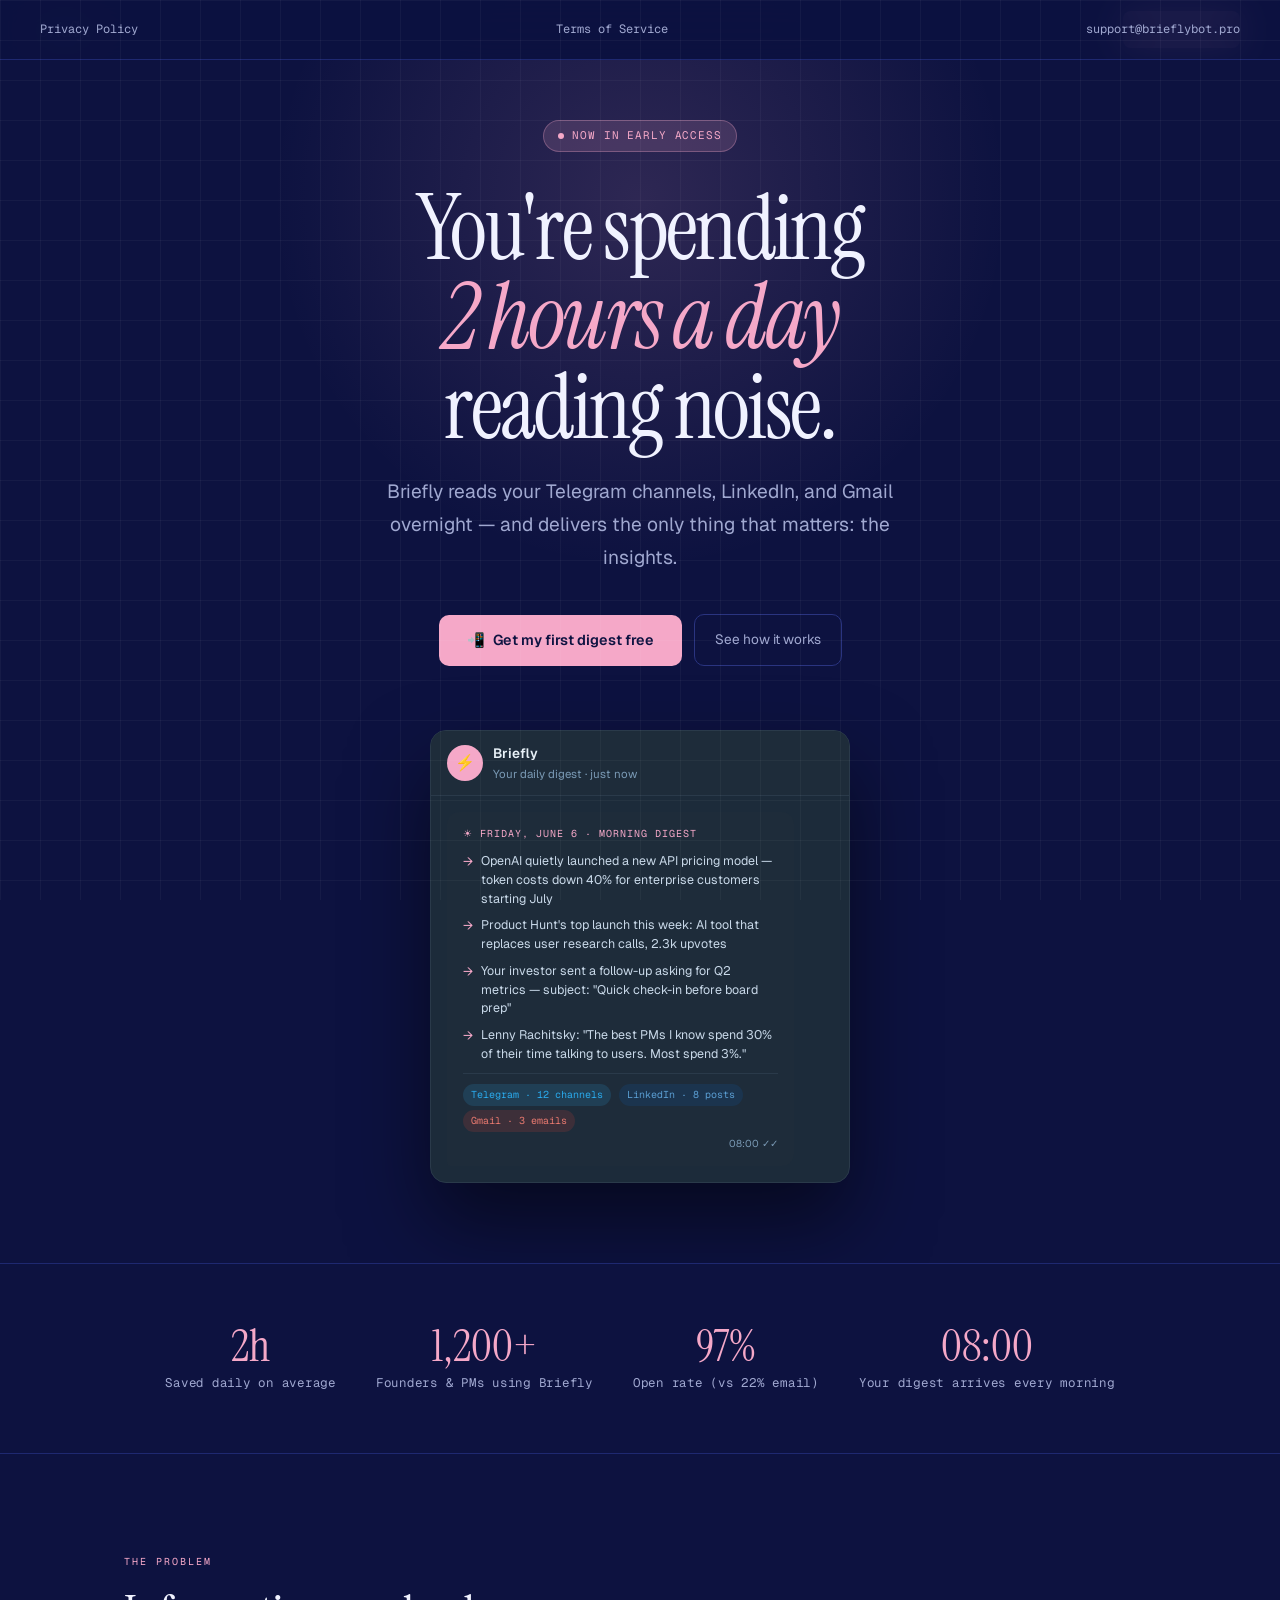
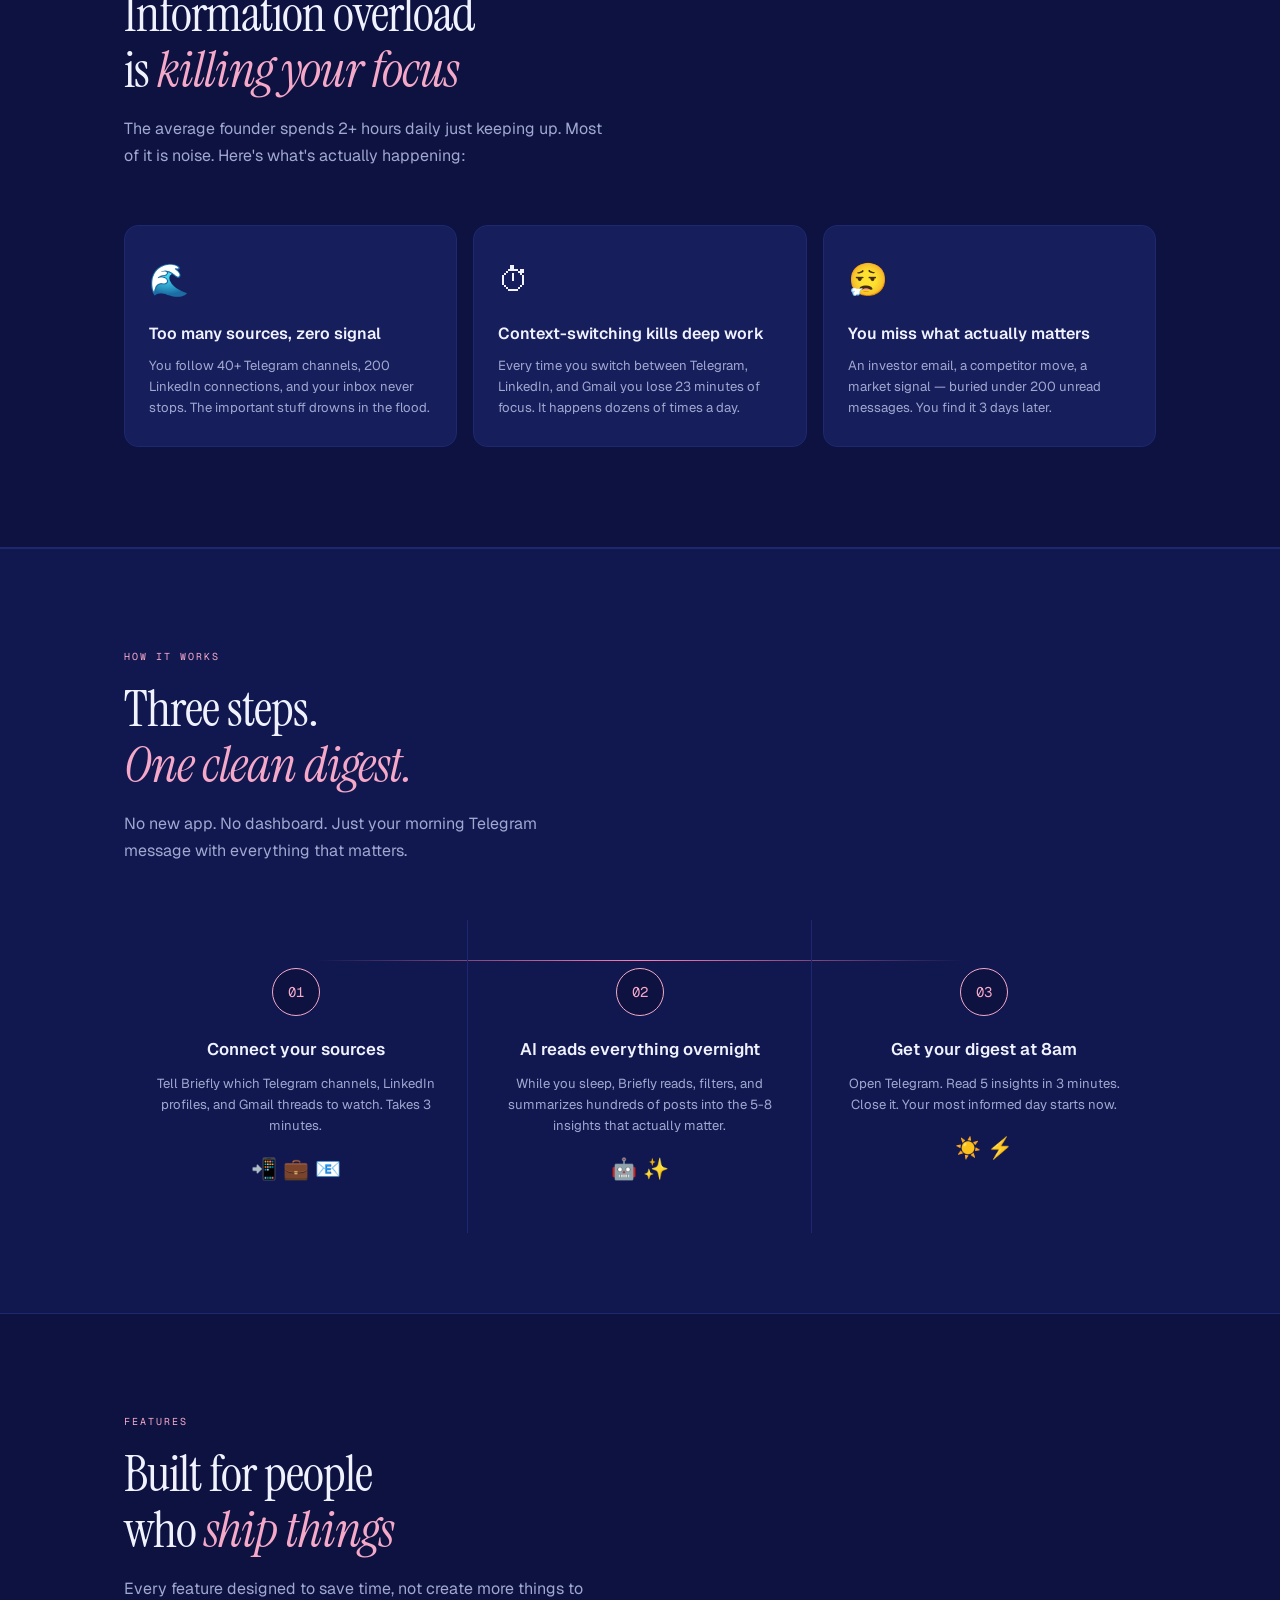
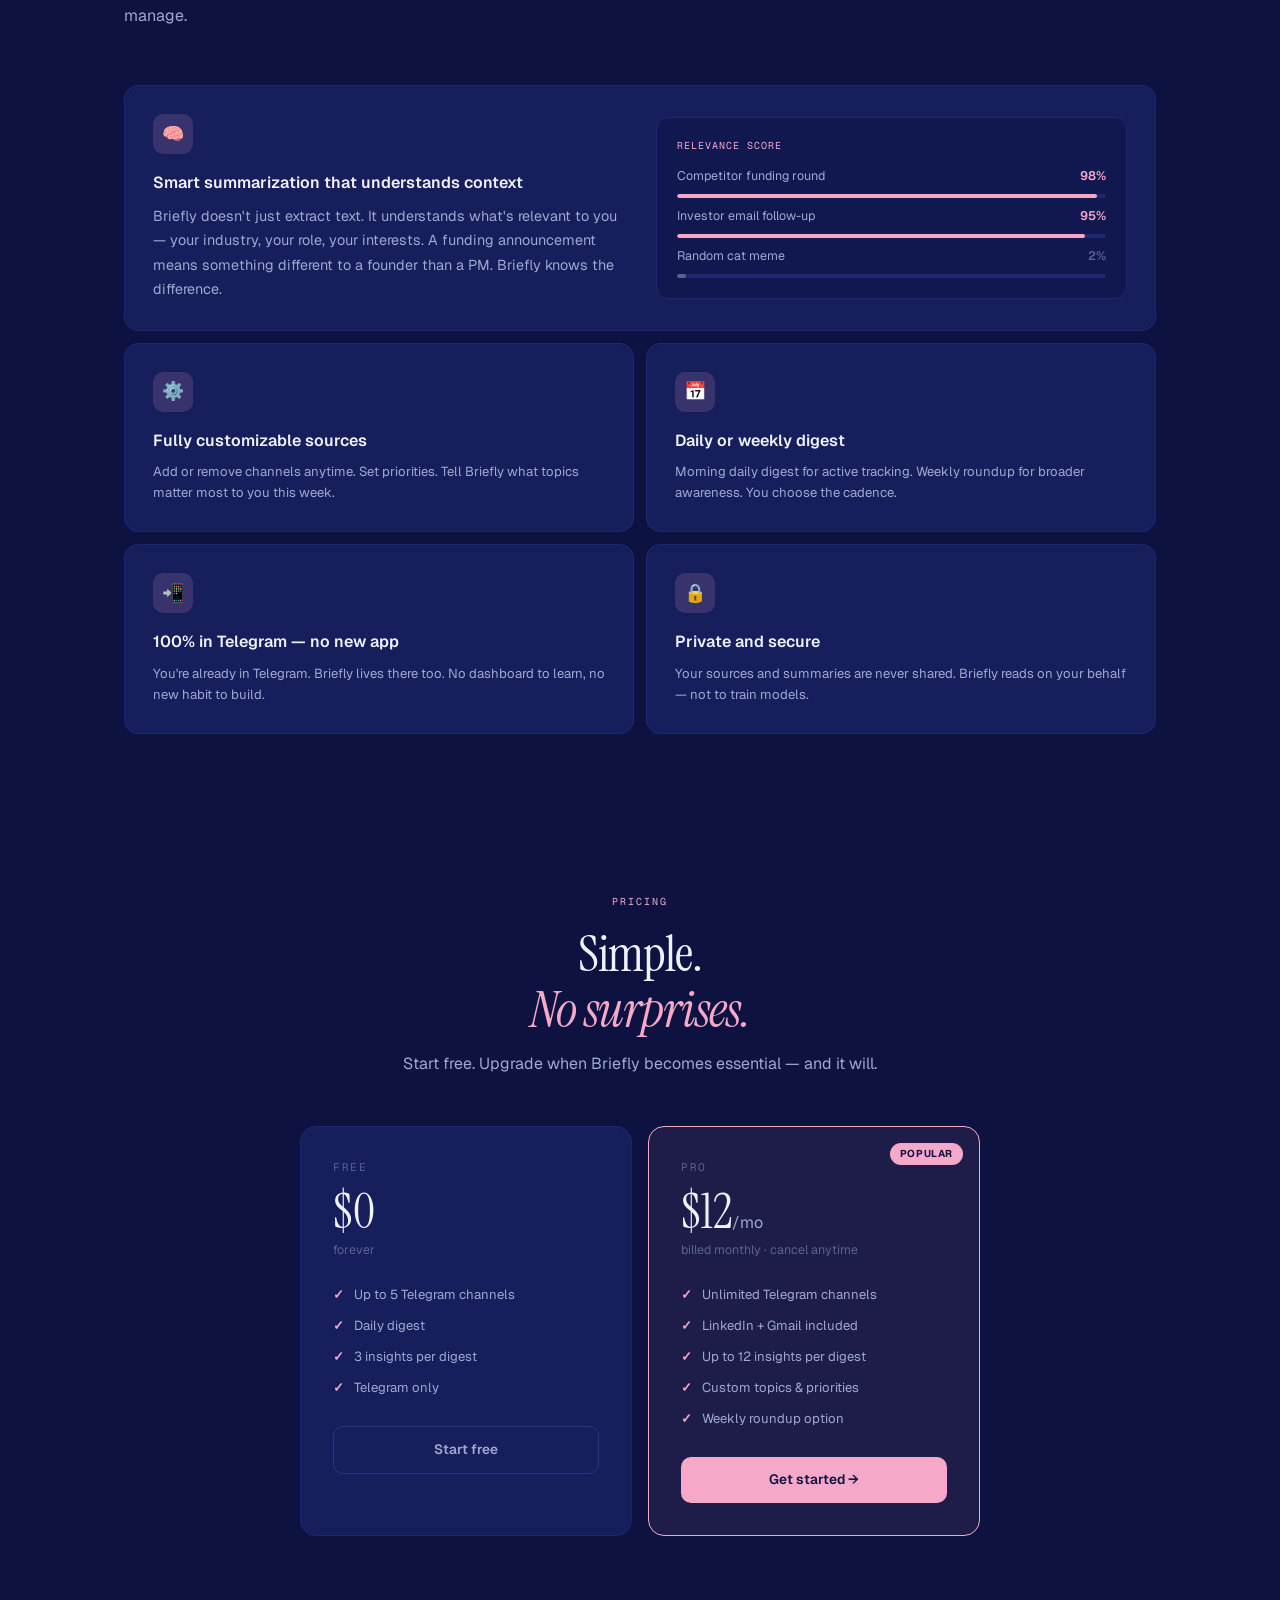
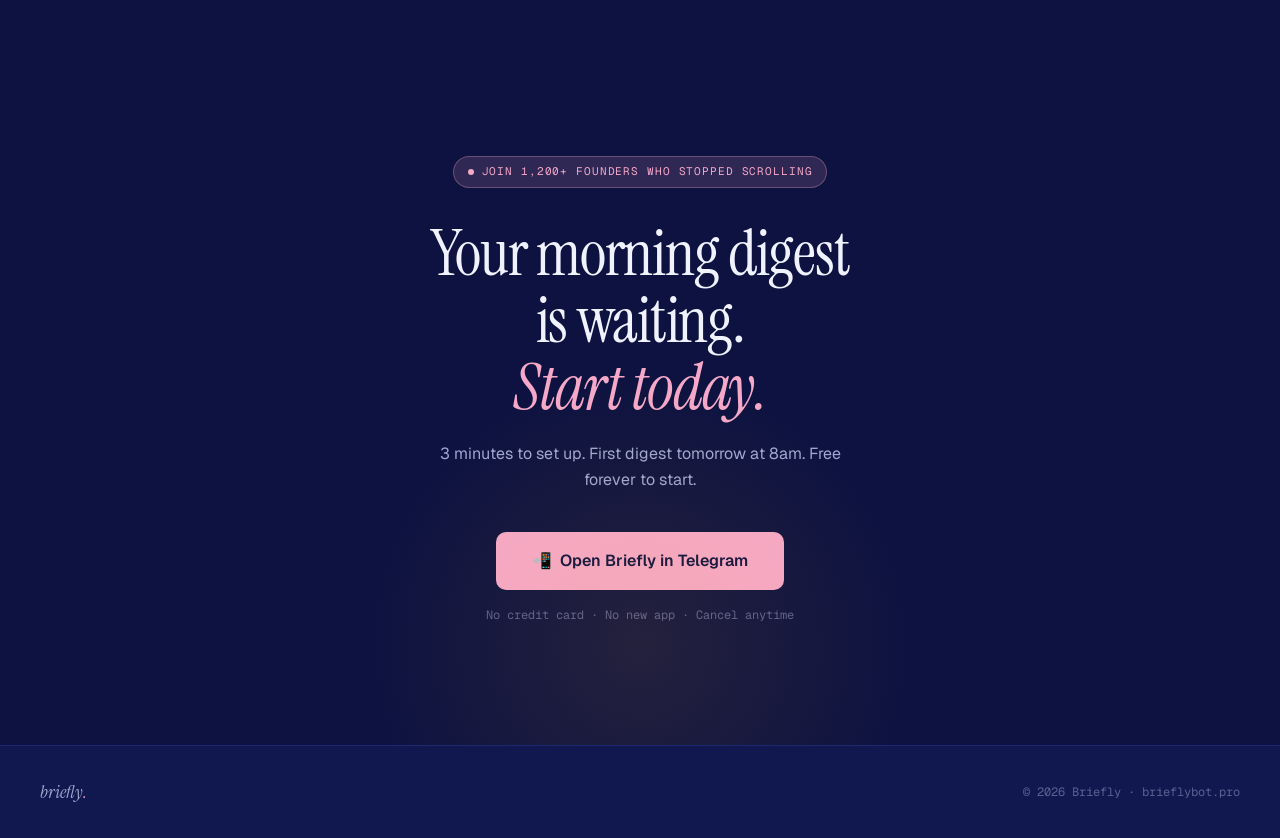
<file: landing/index.html>
<!DOCTYPE html>
<html lang="en">
<head>
<meta charset="UTF-8">
<meta name="viewport" content="width=device-width, initial-scale=1.0">
<meta name="description" content="Briefly — AI digest from Telegram and Gmail. Important insights only, delivered in Telegram.">
<title>Briefly — Stop Scrolling. Start Knowing.</title>
<link href="https://fonts.googleapis.com/css2?family=Instrument+Serif:ital@0;1&family=Geist:wght@300;400;500;600;700&family=Geist+Mono:wght@400;500&display=swap" rel="stylesheet">
<style>
*, *::before, *::after { box-sizing: border-box; margin: 0; padding: 0; }

:root {
  --bg: #0d1240;
  --surface: #111850;
  --card: #161e5c;
  --border: #1e2870;
  --border2: #2a3480;
  --ink: #f0f2ff;
  --ink2: #a0a8d0;
  --muted: #5a6090;
  --accent: #f5a8c8;
  --accent2: #ff7eb3;
  --accent-dim: rgba(245,168,200,0.15);
  --accent-glow: rgba(245,168,200,0.08);
  --tg: #2aabee;
  --li: #6ba3d6;
  --gm: #ff7eb3;
}

html { scroll-behavior: smooth; }

body {
  background: var(--bg);
  color: var(--ink);
  font-family: 'Geist', sans-serif;
  overflow-x: hidden;
  line-height: 1.6;
}

/* Grid texture */
body::before {
  content: '';
  position: fixed;
  inset: 0;
  background-image: 
    linear-gradient(rgba(255,255,255,0.04) 1px, transparent 1px),
    linear-gradient(90deg, rgba(255,255,255,0.04) 1px, transparent 1px);
  background-size: 40px 40px;
  pointer-events: none;
  z-index: 9999;
}

/* NAV */
nav {
  position: fixed;
  top: 0; left: 0; right: 0;
  z-index: 100;
  padding: 0 40px;
  height: 60px;
  display: flex;
  align-items: center;
  justify-content: space-between;
  background: rgba(13,18,64,0.92);
  backdrop-filter: blur(20px);
  border-bottom: 1px solid var(--border);
}

.nav-logo {
  font-family: 'Instrument Serif', serif;
  font-size: 1.3rem;
  font-style: italic;
  color: var(--ink);
  letter-spacing: -0.02em;
}

.nav-logo span { color: var(--accent); }

.nav-cta {
  background: var(--accent);
  color: #0d1240;
  font-size: 0.8rem;
  font-weight: 600;
  padding: 8px 18px;
  border-radius: 8px;
  text-decoration: none;
  transition: opacity 0.2s;
  letter-spacing: 0.01em;
}

.nav-cta:hover { opacity: 0.85; }

/* HERO */
.hero {
  min-height: 100vh;
  display: flex;
  flex-direction: column;
  align-items: center;
  justify-content: center;
  text-align: center;
  padding: 120px 24px 80px;
  position: relative;
  overflow: hidden;
}

.hero::before {
  content: '';
  position: absolute;
  top: -200px; left: 50%; transform: translateX(-50%);
  width: 800px; height: 800px;
  background: radial-gradient(circle, rgba(245,168,200,0.14) 0%, transparent 65%);
  pointer-events: none;
}

.hero-badge {
  display: inline-flex;
  align-items: center;
  gap: 8px;
  background: var(--accent-dim);
  border: 1px solid rgba(245,168,200,0.3);
  border-radius: 99px;
  padding: 6px 14px;
  font-family: 'Geist Mono', monospace;
  font-size: 11px;
  color: var(--accent);
  letter-spacing: 0.08em;
  text-transform: uppercase;
  margin-bottom: 32px;
  opacity: 0;
  animation: fadeUp 0.6s 0.1s ease forwards;
}

.badge-dot {
  width: 6px; height: 6px;
  border-radius: 50%;
  background: var(--accent);
  animation: pulse 2s infinite;
}

@keyframes pulse {
  0%, 100% { opacity: 1; }
  50% { opacity: 0.4; }
}

.hero h1 {
  font-family: 'Instrument Serif', serif;
  font-size: clamp(3rem, 7vw, 6.5rem);
  font-weight: 400;
  line-height: 1.0;
  letter-spacing: -0.03em;
  margin-bottom: 24px;
  opacity: 0;
  animation: fadeUp 0.7s 0.2s ease forwards;
  max-width: 900px;
}

.hero h1 em {
  font-style: italic;
  color: var(--accent);
}

.hero-sub {
  font-size: clamp(1rem, 2vw, 1.2rem);
  color: var(--ink2);
  max-width: 520px;
  line-height: 1.7;
  margin-bottom: 40px;
  opacity: 0;
  animation: fadeUp 0.7s 0.3s ease forwards;
}

.hero-actions {
  display: flex;
  gap: 12px;
  align-items: center;
  justify-content: center;
  flex-wrap: wrap;
  opacity: 0;
  animation: fadeUp 0.7s 0.4s ease forwards;
  margin-bottom: 64px;
}

.btn-primary {
  background: var(--accent);
  color: #0d1240;
  font-size: 0.9rem;
  font-weight: 600;
  padding: 14px 28px;
  border-radius: 10px;
  text-decoration: none;
  transition: all 0.2s;
  display: flex;
  align-items: center;
  gap: 8px;
}

.btn-primary:hover {
  transform: translateY(-2px);
  box-shadow: 0 8px 30px rgba(245,168,200,0.35);
}

.btn-secondary {
  color: var(--ink2);
  font-size: 0.85rem;
  padding: 14px 20px;
  text-decoration: none;
  border: 1px solid var(--border2);
  border-radius: 10px;
  transition: all 0.2s;
}

.btn-secondary:hover {
  border-color: var(--ink2);
  color: var(--ink);
}

/* Telegram mockup */
.tg-mockup {
  width: 100%;
  max-width: 420px;
  background: #1c2b3a;
  border-radius: 16px;
  border: 1px solid #2a3a4a;
  overflow: hidden;
  text-align: left;
  box-shadow: 0 40px 80px rgba(0,0,0,0.5);
  opacity: 0;
  animation: fadeUp 0.8s 0.5s ease forwards;
}

.tg-header {
  background: #1e2c3a;
  padding: 12px 16px;
  display: flex;
  align-items: center;
  gap: 10px;
  border-bottom: 1px solid #2a3a4a;
}

.tg-avatar {
  width: 36px; height: 36px;
  background: var(--accent);
  border-radius: 50%;
  display: flex;
  align-items: center;
  justify-content: center;
  font-size: 16px;
  flex-shrink: 0;
}

.tg-name {
  font-size: 0.85rem;
  font-weight: 600;
  color: #e8f1f8;
}

.tg-status {
  font-size: 0.72rem;
  color: #7a9ab5;
}

.tg-body {
  padding: 16px;
  display: flex;
  flex-direction: column;
  gap: 8px;
}

.tg-message {
  background: #1e2c3a;
  border-radius: 12px 12px 12px 4px;
  padding: 14px 16px;
  max-width: 90%;
}

.tg-date {
  font-family: 'Geist Mono', monospace;
  font-size: 10px;
  color: var(--accent);
  letter-spacing: 0.1em;
  text-transform: uppercase;
  margin-bottom: 10px;
}

.tg-item {
  display: flex;
  gap: 8px;
  align-items: flex-start;
  font-size: 0.78rem;
  color: #c8d8e8;
  line-height: 1.5;
  margin-bottom: 8px;
}

.tg-item::before {
  content: '→';
  color: var(--accent);
  flex-shrink: 0;
  font-size: 0.8rem;
}

.tg-source {
  display: inline-flex;
  align-items: center;
  gap: 4px;
  font-size: 10px;
  padding: 3px 8px;
  border-radius: 99px;
  margin-right: 4px;
  font-family: 'Geist Mono', monospace;
}

.src-tg { background: rgba(42,171,238,0.15); color: #2aabee; }
.src-li { background: rgba(10,102,194,0.15); color: #5b9fd4; }
.src-gm { background: rgba(234,67,53,0.15); color: #ea7a70; }

.tg-sources {
  display: flex;
  flex-wrap: wrap;
  gap: 4px;
  margin-top: 10px;
  padding-top: 10px;
  border-top: 1px solid #2a3a4a;
}

.tg-time {
  font-size: 10px;
  color: #7a9ab5;
  text-align: right;
  margin-top: 4px;
}

/* STATS */
.stats-row {
  display: flex;
  justify-content: center;
  gap: 40px;
  padding: 60px 24px;
  border-top: 1px solid var(--border);
  border-bottom: 1px solid var(--border);
  flex-wrap: wrap;
}

.stat {
  text-align: center;
}

.stat-num {
  font-family: 'Instrument Serif', serif;
  font-size: 2.8rem;
  font-weight: 400;
  color: var(--accent);
  line-height: 1;
  margin-bottom: 4px;
}

.stat-label {
  font-size: 0.78rem;
  color: var(--ink2);
  font-family: 'Geist Mono', monospace;
  letter-spacing: 0.06em;
}

/* PAIN */
.section {
  max-width: 1080px;
  margin: 0 auto;
  padding: 100px 24px;
}

.section-tag {
  font-family: 'Geist Mono', monospace;
  font-size: 10px;
  letter-spacing: 0.2em;
  text-transform: uppercase;
  color: var(--accent);
  margin-bottom: 16px;
}

.section-title {
  font-family: 'Instrument Serif', serif;
  font-size: clamp(2rem, 4vw, 3.2rem);
  font-weight: 400;
  line-height: 1.1;
  margin-bottom: 16px;
  letter-spacing: -0.02em;
}

.section-title em { font-style: italic; color: var(--accent); }

.section-sub {
  font-size: 1rem;
  color: var(--ink2);
  max-width: 480px;
  line-height: 1.7;
  margin-bottom: 56px;
}

.pain-grid {
  display: grid;
  grid-template-columns: repeat(3, 1fr);
  gap: 16px;
}

.pain-card {
  background: var(--card);
  border: 1px solid var(--border);
  border-radius: 14px;
  padding: 28px 24px;
  position: relative;
  overflow: hidden;
  transition: border-color 0.3s, transform 0.3s;
}

.pain-card:hover {
  border-color: var(--border2);
  transform: translateY(-4px);
}

.pain-icon {
  font-size: 2rem;
  margin-bottom: 16px;
}

.pain-title {
  font-size: 1rem;
  font-weight: 600;
  margin-bottom: 8px;
  color: var(--ink);
}

.pain-desc {
  font-size: 0.82rem;
  color: var(--ink2);
  line-height: 1.6;
}

/* HOW IT WORKS */
.how-section {
  background: var(--surface);
  border-top: 1px solid var(--border);
  border-bottom: 1px solid var(--border);
}

.steps {
  display: grid;
  grid-template-columns: repeat(3, 1fr);
  gap: 0;
  position: relative;
}

.steps::before {
  content: '';
  position: absolute;
  top: 40px; left: calc(16.67% + 20px); right: calc(16.67% + 20px);
  height: 1px;
  background: linear-gradient(90deg, transparent, var(--accent2), transparent);
}

.step {
  padding: 48px 32px;
  text-align: center;
  position: relative;
}

.step:not(:last-child) {
  border-right: 1px solid var(--border);
}

.step-num {
  width: 48px; height: 48px;
  border-radius: 50%;
  border: 1px solid var(--accent);
  display: flex;
  align-items: center;
  justify-content: center;
  font-family: 'Geist Mono', monospace;
  font-size: 14px;
  color: var(--accent);
  margin: 0 auto 20px;
  background: var(--bg);
}

.step-title {
  font-size: 1.05rem;
  font-weight: 600;
  margin-bottom: 10px;
  color: var(--ink);
}

.step-desc {
  font-size: 0.82rem;
  color: var(--ink2);
  line-height: 1.6;
}

.step-icons {
  display: flex;
  justify-content: center;
  gap: 6px;
  margin-top: 16px;
}

/* FEATURES */
.features-grid {
  display: grid;
  grid-template-columns: 1fr 1fr;
  gap: 12px;
}

.feature-card {
  background: var(--card);
  border: 1px solid var(--border);
  border-radius: 14px;
  padding: 28px;
  transition: border-color 0.3s;
}

.feature-card:hover { border-color: var(--border2); }

.feature-card.large {
  grid-column: 1 / -1;
  display: grid;
  grid-template-columns: 1fr 1fr;
  gap: 32px;
  align-items: center;
}

.feature-icon {
  width: 40px; height: 40px;
  border-radius: 10px;
  background: var(--accent-dim);
  display: flex;
  align-items: center;
  justify-content: center;
  font-size: 18px;
  margin-bottom: 16px;
}

.feature-title {
  font-size: 1rem;
  font-weight: 600;
  margin-bottom: 8px;
}

.feature-desc {
  font-size: 0.82rem;
  color: var(--ink2);
  line-height: 1.6;
}

/* TESTIMONIALS */
.testimonials {
  display: grid;
  grid-template-columns: repeat(3, 1fr);
  gap: 16px;
}

.testimonial {
  background: var(--card);
  border: 1px solid var(--border);
  border-radius: 14px;
  padding: 24px;
}

.t-quote {
  font-family: 'Instrument Serif', serif;
  font-size: 1rem;
  font-style: italic;
  color: var(--ink);
  line-height: 1.6;
  margin-bottom: 20px;
}

.t-author {
  display: flex;
  align-items: center;
  gap: 10px;
}

.t-avatar {
  width: 36px; height: 36px;
  border-radius: 50%;
  background: var(--border2);
  display: flex;
  align-items: center;
  justify-content: center;
  font-size: 14px;
  flex-shrink: 0;
}

.t-name {
  font-size: 0.82rem;
  font-weight: 600;
  color: var(--ink);
}

.t-role {
  font-size: 0.75rem;
  color: var(--muted);
}

/* PRICING */
.pricing-grid {
  display: grid;
  grid-template-columns: 1fr 1fr;
  gap: 16px;
  max-width: 680px;
  margin: 0 auto;
}

.price-card {
  background: var(--card);
  border: 1px solid var(--border);
  border-radius: 16px;
  padding: 32px;
  position: relative;
  overflow: hidden;
}

.price-card.featured {
  border-color: var(--accent);
  background: rgba(245,168,200,0.07);
}

.price-badge {
  position: absolute;
  top: 16px; right: 16px;
  background: var(--accent);
  color: #0d1240;
  font-size: 10px;
  font-weight: 700;
  padding: 3px 10px;
  border-radius: 99px;
  letter-spacing: 0.06em;
  text-transform: uppercase;
}

.price-name {
  font-family: 'Geist Mono', monospace;
  font-size: 11px;
  letter-spacing: 0.15em;
  text-transform: uppercase;
  color: var(--muted);
  margin-bottom: 12px;
}

.price-num {
  font-family: 'Instrument Serif', serif;
  font-size: 3rem;
  color: var(--ink);
  line-height: 1;
  margin-bottom: 4px;
}

.price-num span {
  font-family: 'Geist', sans-serif;
  font-size: 1rem;
  color: var(--ink2);
}

.price-period {
  font-size: 0.78rem;
  color: var(--muted);
  margin-bottom: 24px;
}

.price-features {
  display: flex;
  flex-direction: column;
  gap: 10px;
  margin-bottom: 28px;
}

.price-feature {
  display: flex;
  gap: 10px;
  font-size: 0.82rem;
  color: var(--ink2);
  align-items: flex-start;
}

.price-feature::before {
  content: '✓';
  color: var(--accent);
  flex-shrink: 0;
  font-weight: 600;
}

.price-btn {
  display: block;
  text-align: center;
  padding: 12px;
  border-radius: 10px;
  font-size: 0.85rem;
  font-weight: 600;
  text-decoration: none;
  transition: all 0.2s;
}

.price-btn.primary {
  background: var(--accent);
  color: #0d1240;
}

.price-btn.primary:hover { opacity: 0.88; }

.price-btn.secondary {
  border: 1px solid var(--border2);
  color: var(--ink2);
}

.price-btn.secondary:hover {
  border-color: var(--ink2);
  color: var(--ink);
}

/* CTA FINAL */
.cta-section {
  text-align: center;
  padding: 120px 24px;
  position: relative;
  overflow: hidden;
}

.cta-section::before {
  content: '';
  position: absolute;
  bottom: -200px; left: 50%; transform: translateX(-50%);
  width: 600px; height: 600px;
  background: radial-gradient(circle, rgba(245,166,35,0.1) 0%, transparent 65%);
  pointer-events: none;
}

.cta-title {
  font-family: 'Instrument Serif', serif;
  font-size: clamp(2.5rem, 5vw, 4.5rem);
  font-weight: 400;
  line-height: 1.05;
  letter-spacing: -0.02em;
  margin-bottom: 20px;
}

.cta-title em { font-style: italic; color: var(--accent); }

.cta-sub {
  font-size: 1rem;
  color: var(--ink2);
  margin-bottom: 40px;
  max-width: 420px;
  margin-left: auto;
  margin-right: auto;
}

/* FOOTER */
footer {
  border-top: 1px solid var(--border);
  padding: 32px 40px;
  display: flex;
  justify-content: space-between;
  align-items: center;
  background: var(--surface);
}

.footer-logo {
  font-family: 'Instrument Serif', serif;
  font-style: italic;
  font-size: 1.1rem;
  color: var(--ink2);
}

.footer-logo span { color: var(--accent); }

.footer-copy {
  font-size: 0.75rem;
  color: var(--muted);
  font-family: 'Geist Mono', monospace;
}

.footer-links {
  display: flex;
  gap: 20px;
  align-items: center;
}

.footer-links a {
  font-size: 0.75rem;
  color: var(--ink2);
  text-decoration: none;
  font-family: 'Geist Mono', monospace;
  transition: color 0.2s;
}

.footer-links a:hover { color: var(--accent); }

/* ANIMATIONS */
@keyframes fadeUp {
  from { opacity: 0; transform: translateY(20px); }
  to { opacity: 1; transform: translateY(0); }
}

.reveal {
  opacity: 0;
  transform: translateY(24px);
  transition: opacity 0.7s ease, transform 0.7s ease;
}

.reveal.visible {
  opacity: 1;
  transform: translateY(0);
}

/* DIVIDER */
.divider {
  border: none;
  border-top: 1px solid var(--border);
}

/* RESPONSIVE */
@media (max-width: 768px) {
  nav { padding: 0 20px; }
  .pain-grid { grid-template-columns: 1fr; }
  .steps { grid-template-columns: 1fr; }
  .step:not(:last-child) { border-right: none; border-bottom: 1px solid var(--border); }
  .steps::before { display: none; }
  .features-grid { grid-template-columns: 1fr; }
  .feature-card.large { grid-template-columns: 1fr; }
  .testimonials { grid-template-columns: 1fr; }
  .pricing-grid { grid-template-columns: 1fr; max-width: 360px; }
  footer { flex-direction: column; gap: 16px; text-align: center; }
  .footer-links { flex-wrap: wrap; justify-content: center; gap: 12px 20px; }
  .stats-row { gap: 24px; }
}
</style>
</head>
<body>

<!-- NAV -->
<nav>
  <div class="nav-logo">briefly<span>.</span></div>
  <a href="https://t.me/" class="nav-cta" data-bot-link>Try for free →</a>
</nav>

<!-- HERO -->
<section class="hero">
  <div class="hero-badge">
    <div class="badge-dot"></div>
    Now in early access
  </div>

  <h1>You're spending<br><em>2 hours a day</em><br>reading noise.</h1>

  <p class="hero-sub">Briefly reads your Telegram channels, LinkedIn, and Gmail overnight — and delivers the only thing that matters: the insights.</p>

  <div class="hero-actions">
    <a href="https://t.me/" class="btn-primary" data-bot-link>
      <span>📲</span> Get my first digest free
    </a>
    <a href="#how" class="btn-secondary">See how it works</a>
  </div>

  <div class="tg-mockup">
    <div class="tg-header">
      <div class="tg-avatar">⚡</div>
      <div>
        <div class="tg-name">Briefly</div>
        <div class="tg-status">Your daily digest · just now</div>
      </div>
    </div>
    <div class="tg-body">
      <div class="tg-message">
        <div class="tg-date">☀ Friday, June 6 · Morning digest</div>
        <div class="tg-item">OpenAI quietly launched a new API pricing model — token costs down 40% for enterprise customers starting July</div>
        <div class="tg-item">Product Hunt's top launch this week: AI tool that replaces user research calls, 2.3k upvotes</div>
        <div class="tg-item">Your investor sent a follow-up asking for Q2 metrics — subject: "Quick check-in before board prep"</div>
        <div class="tg-item">Lenny Rachitsky: "The best PMs I know spend 30% of their time talking to users. Most spend 3%."</div>
        <div class="tg-sources">
          <span class="tg-source src-tg">Telegram · 12 channels</span>
          <span class="tg-source src-li">LinkedIn · 8 posts</span>
          <span class="tg-source src-gm">Gmail · 3 emails</span>
        </div>
        <div class="tg-time">08:00 ✓✓</div>
      </div>
    </div>
  </div>
</section>

<!-- STATS -->
<div class="stats-row reveal">
  <div class="stat">
    <div class="stat-num">2h</div>
    <div class="stat-label">Saved daily on average</div>
  </div>
  <div class="stat">
    <div class="stat-num">1,200+</div>
    <div class="stat-label">Founders & PMs using Briefly</div>
  </div>
  <div class="stat">
    <div class="stat-num">97%</div>
    <div class="stat-label">Open rate (vs 22% email)</div>
  </div>
  <div class="stat">
    <div class="stat-num">08:00</div>
    <div class="stat-label">Your digest arrives every morning</div>
  </div>
</div>

<!-- PAIN -->
<section class="section reveal">
  <div class="section-tag">The problem</div>
  <h2 class="section-title">Information overload<br>is <em>killing your focus</em></h2>
  <p class="section-sub">The average founder spends 2+ hours daily just keeping up. Most of it is noise. Here's what's actually happening:</p>

  <div class="pain-grid">
    <div class="pain-card reveal">
      <div class="pain-icon">🌊</div>
      <div class="pain-title">Too many sources, zero signal</div>
      <div class="pain-desc">You follow 40+ Telegram channels, 200 LinkedIn connections, and your inbox never stops. The important stuff drowns in the flood.</div>
    </div>
    <div class="pain-card reveal">
      <div class="pain-icon">⏱</div>
      <div class="pain-title">Context-switching kills deep work</div>
      <div class="pain-desc">Every time you switch between Telegram, LinkedIn, and Gmail you lose 23 minutes of focus. It happens dozens of times a day.</div>
    </div>
    <div class="pain-card reveal">
      <div class="pain-icon">😮‍💨</div>
      <div class="pain-title">You miss what actually matters</div>
      <div class="pain-desc">An investor email, a competitor move, a market signal — buried under 200 unread messages. You find it 3 days later.</div>
    </div>
  </div>
</section>

<hr class="divider">

<!-- HOW IT WORKS -->
<section class="how-section" id="how">
  <div class="section" style="padding-bottom: 80px;">
    <div class="section-tag">How it works</div>
    <h2 class="section-title">Three steps.<br><em>One clean digest.</em></h2>
    <p class="section-sub">No new app. No dashboard. Just your morning Telegram message with everything that matters.</p>

    <div class="steps reveal">
      <div class="step">
        <div class="step-num">01</div>
        <div class="step-title">Connect your sources</div>
        <div class="step-desc">Tell Briefly which Telegram channels, LinkedIn profiles, and Gmail threads to watch. Takes 3 minutes.</div>
        <div class="step-icons">
          <span style="font-size:1.3rem">📲</span>
          <span style="font-size:1.3rem">💼</span>
          <span style="font-size:1.3rem">📧</span>
        </div>
      </div>
      <div class="step">
        <div class="step-num">02</div>
        <div class="step-title">AI reads everything overnight</div>
        <div class="step-desc">While you sleep, Briefly reads, filters, and summarizes hundreds of posts into the 5-8 insights that actually matter.</div>
        <div class="step-icons">
          <span style="font-size:1.3rem">🤖</span>
          <span style="font-size:1.3rem">✨</span>
        </div>
      </div>
      <div class="step">
        <div class="step-num">03</div>
        <div class="step-title">Get your digest at 8am</div>
        <div class="step-desc">Open Telegram. Read 5 insights in 3 minutes. Close it. Your most informed day starts now.</div>
        <div class="step-icons">
          <span style="font-size:1.3rem">☀️</span>
          <span style="font-size:1.3rem">⚡</span>
        </div>
      </div>
    </div>
  </div>
</section>

<!-- FEATURES -->
<section class="section reveal">
  <div class="section-tag">Features</div>
  <h2 class="section-title">Built for people<br>who <em>ship things</em></h2>
  <p class="section-sub">Every feature designed to save time, not create more things to manage.</p>

  <div class="features-grid">
    <div class="feature-card large reveal">
      <div>
        <div class="feature-icon">🧠</div>
        <div class="feature-title">Smart summarization that understands context</div>
        <div class="feature-desc" style="font-size:0.9rem; line-height:1.7;">Briefly doesn't just extract text. It understands what's relevant to you — your industry, your role, your interests. A funding announcement means something different to a founder than a PM. Briefly knows the difference.</div>
      </div>
        <div style="background: var(--surface); border-radius: 12px; padding: 20px; border: 1px solid var(--border);">
        <div style="font-family: 'Geist Mono', monospace; font-size: 10px; color: var(--accent); margin-bottom: 12px; letter-spacing: 0.1em;">RELEVANCE SCORE</div>
        <div style="display: flex; flex-direction: column; gap: 8px;">
          <div style="display: flex; justify-content: space-between; align-items: center; font-size: 0.78rem; color: var(--ink2);">
            <span>Competitor funding round</span>
            <span style="color: var(--accent); font-weight: 600;">98%</span>
          </div>
          <div style="height: 4px; background: var(--border); border-radius: 99px; overflow: hidden;"><div style="width: 98%; height: 100%; background: var(--accent); border-radius: 99px;"></div></div>
          <div style="display: flex; justify-content: space-between; align-items: center; font-size: 0.78rem; color: var(--ink2);">
            <span>Investor email follow-up</span>
            <span style="color: var(--accent); font-weight: 600;">95%</span>
          </div>
          <div style="height: 4px; background: var(--border); border-radius: 99px; overflow: hidden;"><div style="width: 95%; height: 100%; background: var(--accent); border-radius: 99px;"></div></div>
          <div style="display: flex; justify-content: space-between; align-items: center; font-size: 0.78rem; color: var(--ink2);">
            <span>Random cat meme</span>
            <span style="color: var(--muted); font-weight: 600;">2%</span>
          </div>
          <div style="height: 4px; background: var(--border); border-radius: 99px; overflow: hidden;"><div style="width: 2%; height: 100%; background: var(--muted); border-radius: 99px;"></div></div>
        </div>
      </div>
    </div>

    <div class="feature-card reveal">
      <div class="feature-icon">⚙️</div>
      <div class="feature-title">Fully customizable sources</div>
      <div class="feature-desc">Add or remove channels anytime. Set priorities. Tell Briefly what topics matter most to you this week.</div>
    </div>

    <div class="feature-card reveal">
      <div class="feature-icon">📅</div>
      <div class="feature-title">Daily or weekly digest</div>
      <div class="feature-desc">Morning daily digest for active tracking. Weekly roundup for broader awareness. You choose the cadence.</div>
    </div>

    <div class="feature-card reveal">
      <div class="feature-icon">📲</div>
      <div class="feature-title">100% in Telegram — no new app</div>
      <div class="feature-desc">You're already in Telegram. Briefly lives there too. No dashboard to learn, no new habit to build.</div>
    </div>

    <div class="feature-card reveal">
      <div class="feature-icon">🔒</div>
      <div class="feature-title">Private and secure</div>
      <div class="feature-desc">Your sources and summaries are never shared. Briefly reads on your behalf — not to train models.</div>
    </div>
  </div>
</section>

<!-- PRICING -->
<section class="section reveal" style="padding-top: 60px;">
  <div class="section-tag" style="text-align:center;">Pricing</div>
  <h2 class="section-title" style="text-align:center; margin-bottom: 12px;">Simple.<br><em>No surprises.</em></h2>
  <p class="section-sub" style="text-align:center; margin: 0 auto 48px;">Start free. Upgrade when Briefly becomes essential — and it will.</p>

  <div class="pricing-grid">
    <div class="price-card reveal">
      <div class="price-name">Free</div>
      <div class="price-num">$0</div>
      <div class="price-period">forever</div>
      <div class="price-features">
        <div class="price-feature">Up to 5 Telegram channels</div>
        <div class="price-feature">Daily digest</div>
        <div class="price-feature">3 insights per digest</div>
        <div class="price-feature">Telegram only</div>
      </div>
      <a href="#cta" class="price-btn secondary" data-bot-link>Start free</a>
    </div>

    <div class="price-card featured reveal">
      <div class="price-badge">POPULAR</div>
      <div class="price-name">Pro</div>
      <div class="price-num">$12<span>/mo</span></div>
      <div class="price-period">billed monthly · cancel anytime</div>
      <div class="price-features">
        <div class="price-feature">Unlimited Telegram channels</div>
        <div class="price-feature">LinkedIn + Gmail included</div>
        <div class="price-feature">Up to 12 insights per digest</div>
        <div class="price-feature">Custom topics & priorities</div>
        <div class="price-feature">Weekly roundup option</div>
      </div>
      <a href="#cta" class="price-btn primary" data-bot-link>Get started →</a>
    </div>
  </div>
</section>

<!-- FINAL CTA -->
<section class="cta-section reveal" id="cta">
  <div class="hero-badge" style="margin: 0 auto 32px;">
    <div class="badge-dot"></div>
    Join 1,200+ founders who stopped scrolling
  </div>
  <h2 class="cta-title">Your morning digest<br>is waiting.<br><em>Start today.</em></h2>
  <p class="cta-sub">3 minutes to set up. First digest tomorrow at 8am. Free forever to start.</p>
  <a href="#cta" class="btn-primary" style="display: inline-flex; font-size: 1rem; padding: 16px 36px;" data-bot-link>
    <span>📲</span> Open Briefly in Telegram
  </a>
  <p style="margin-top: 16px; font-size: 0.75rem; color: var(--muted); font-family: 'Geist Mono', monospace;">No credit card · No new app · Cancel anytime</p>
</section>

<!-- FOOTER -->
<footer>
  <div class="footer-logo">briefly<span>.</span></div>
  <nav class="footer-links" aria-label="Legal">
    <a href="/privacy-policy">Privacy Policy</a>
    <a href="/terms-of-service">Terms of Service</a>
    <a href="mailto:support@brieflybot.pro">support@brieflybot.pro</a>
  </nav>
  <div class="footer-copy">© 2026 Briefly · brieflybot.pro</div>
</footer>

<script>
  // Replace with your bot username from @BotFather
  const BOT_URL = 'https://t.me/';
  document.querySelectorAll('[data-bot-link]').forEach((el) => {
    el.href = BOT_URL;
  });

  // Scroll reveal
  const reveals = document.querySelectorAll('.reveal');
  const observer = new IntersectionObserver((entries) => {
    entries.forEach((entry, i) => {
      if (entry.isIntersecting) {
        setTimeout(() => entry.target.classList.add('visible'), i * 80);
        observer.unobserve(entry.target);
      }
    });
  }, { threshold: 0.1 });

  reveals.forEach(el => observer.observe(el));
</script>
</body>
</html>
</file>
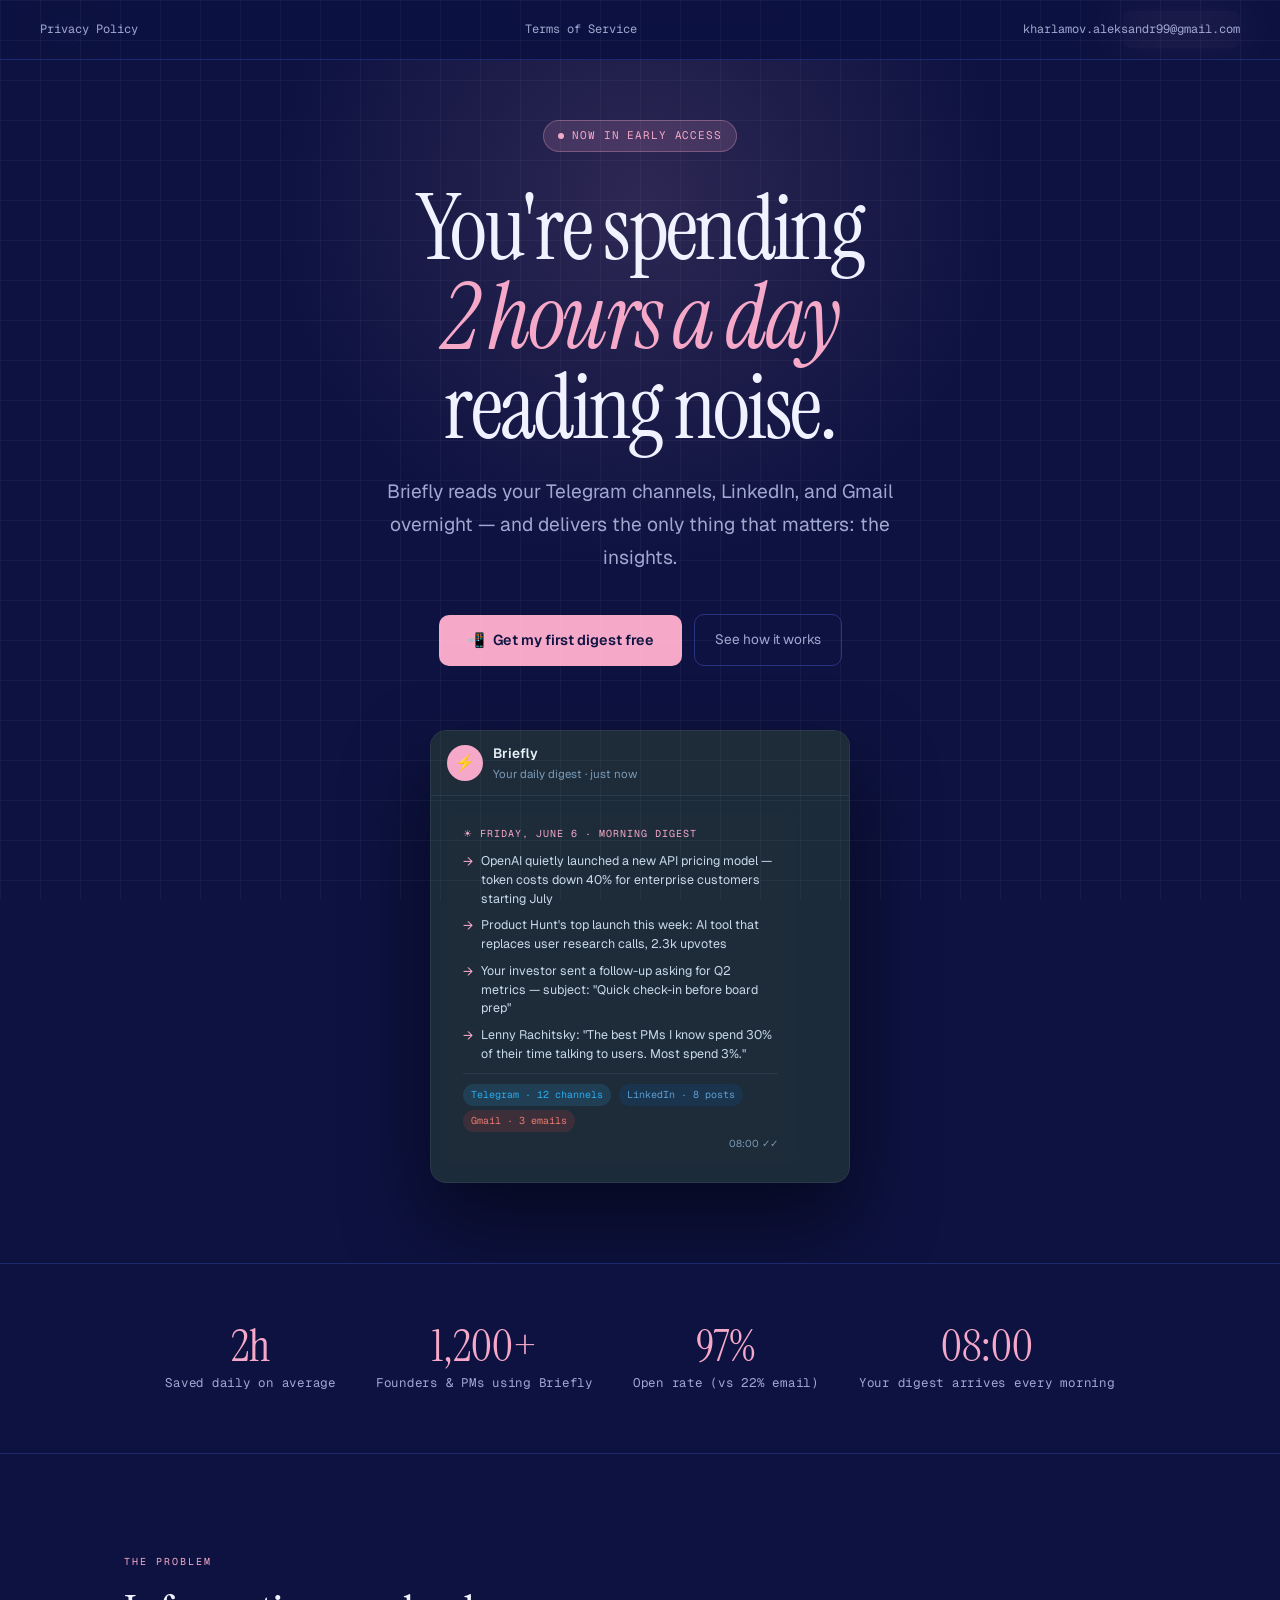
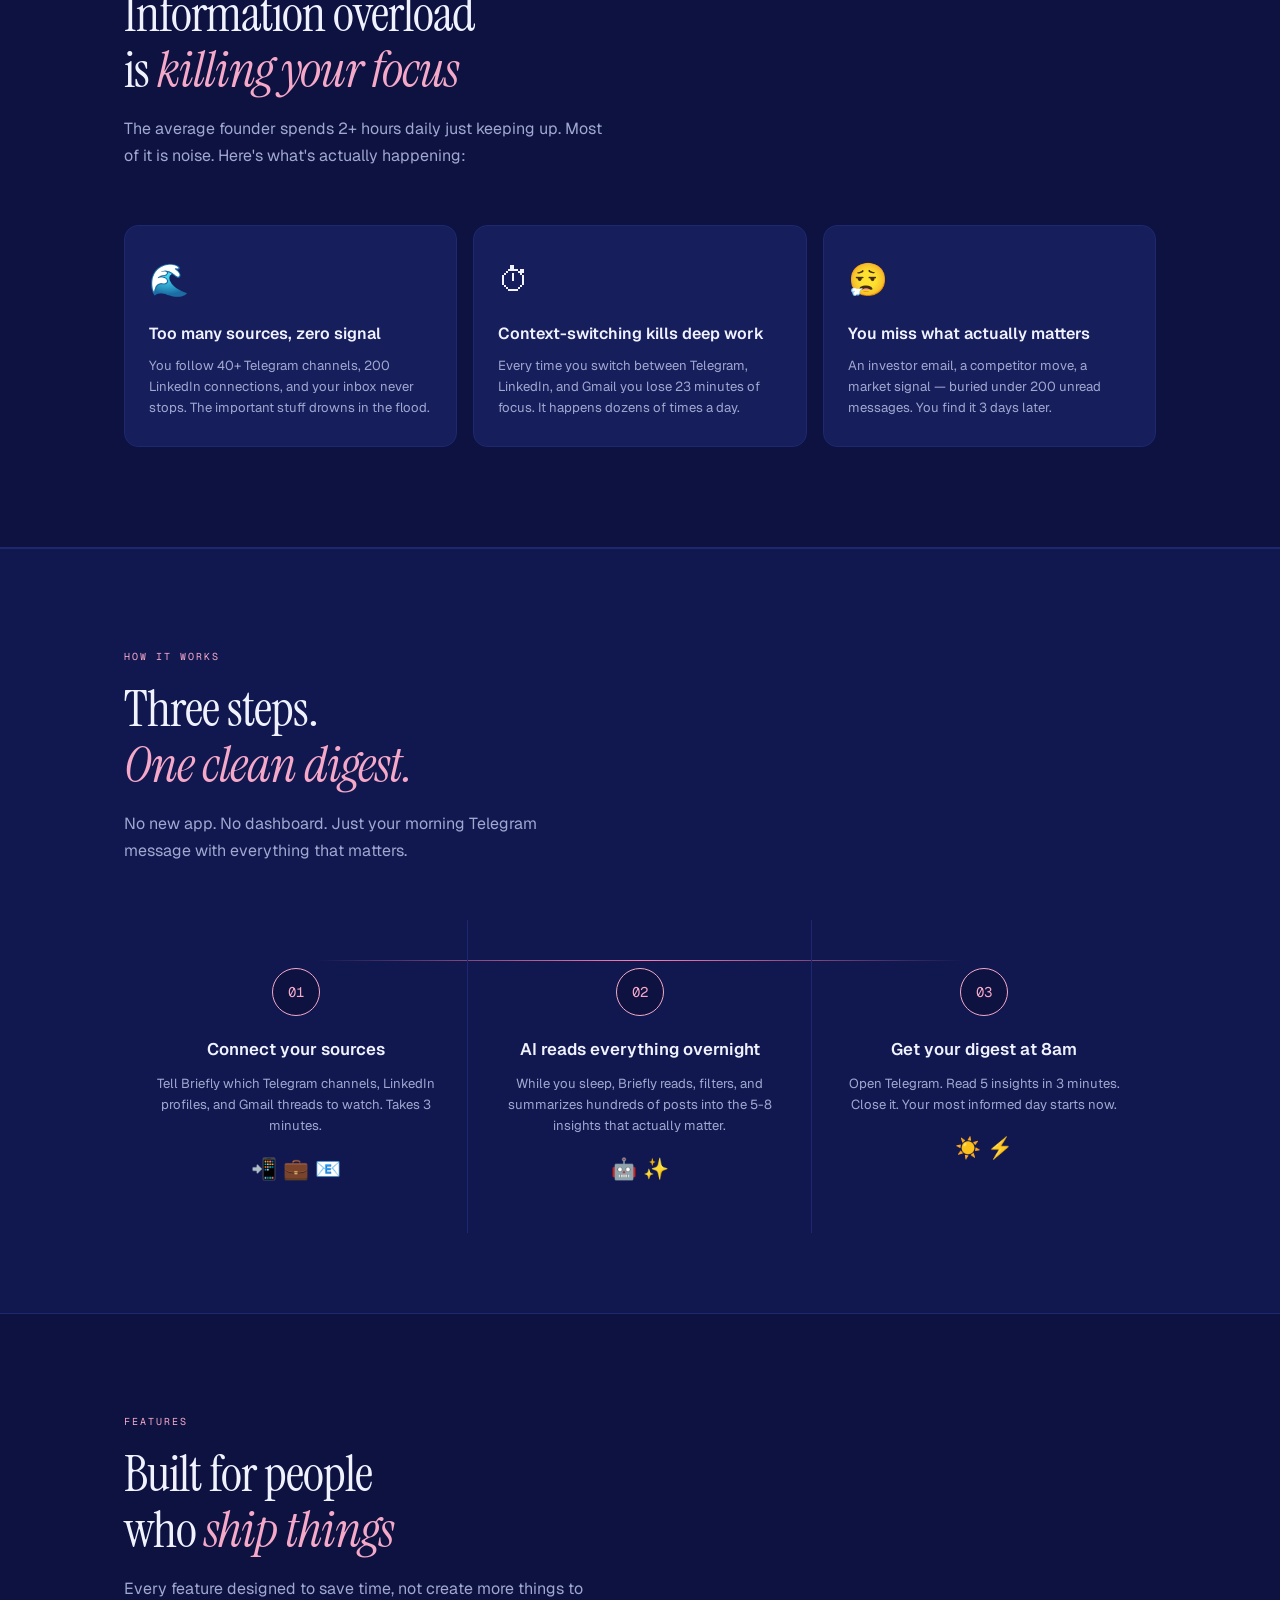
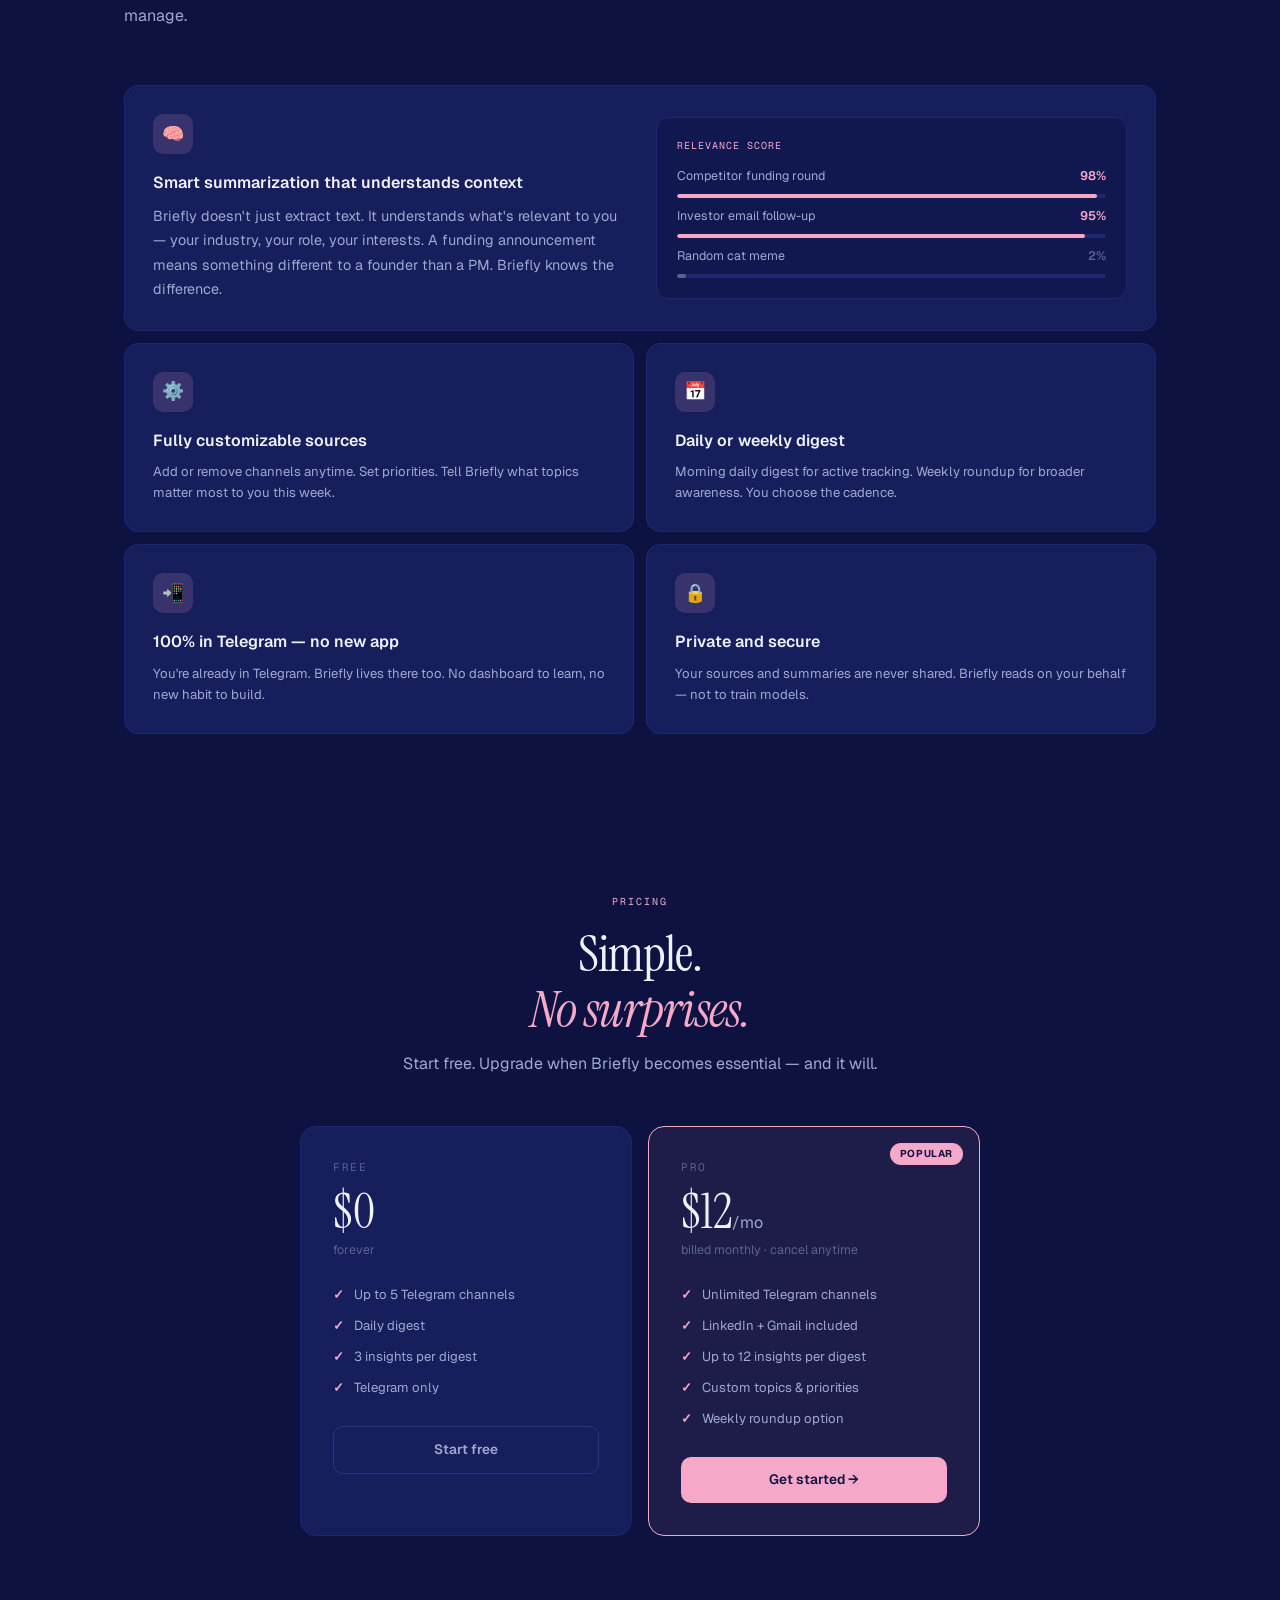
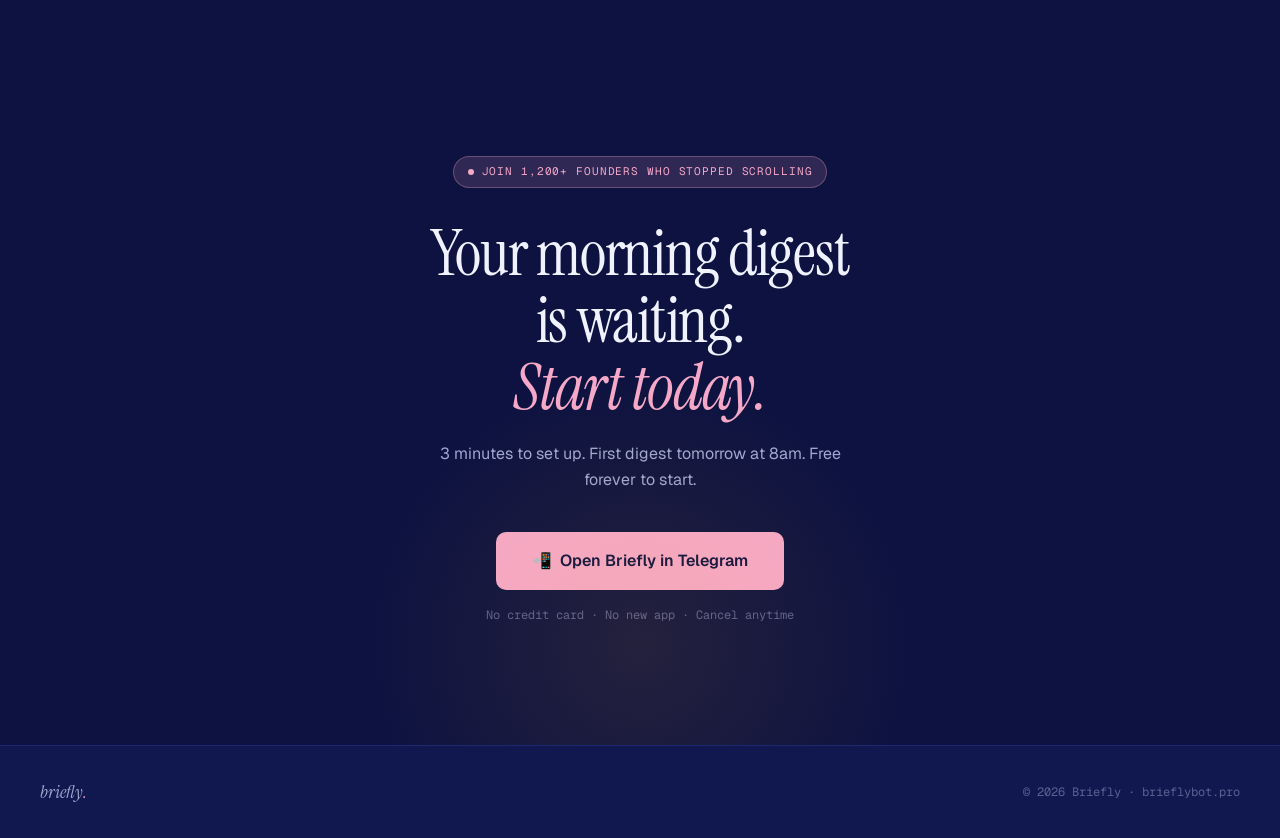
<file: landing/www/index.html>
<!DOCTYPE html>
<html lang="en">
<head>
<meta charset="UTF-8">
<meta name="viewport" content="width=device-width, initial-scale=1.0">
<meta name="description" content="Briefly — AI digest from Telegram and Gmail. Important insights only, delivered in Telegram.">
<title>Briefly — Stop Scrolling. Start Knowing.</title>
<link href="https://fonts.googleapis.com/css2?family=Instrument+Serif:ital@0;1&family=Geist:wght@300;400;500;600;700&family=Geist+Mono:wght@400;500&display=swap" rel="stylesheet">
<style>
*, *::before, *::after { box-sizing: border-box; margin: 0; padding: 0; }

:root {
  --bg: #0d1240;
  --surface: #111850;
  --card: #161e5c;
  --border: #1e2870;
  --border2: #2a3480;
  --ink: #f0f2ff;
  --ink2: #a0a8d0;
  --muted: #5a6090;
  --accent: #f5a8c8;
  --accent2: #ff7eb3;
  --accent-dim: rgba(245,168,200,0.15);
  --accent-glow: rgba(245,168,200,0.08);
  --tg: #2aabee;
  --li: #6ba3d6;
  --gm: #ff7eb3;
}

html { scroll-behavior: smooth; }

body {
  background: var(--bg);
  color: var(--ink);
  font-family: 'Geist', sans-serif;
  overflow-x: hidden;
  line-height: 1.6;
}

/* Grid texture */
body::before {
  content: '';
  position: fixed;
  inset: 0;
  background-image: 
    linear-gradient(rgba(255,255,255,0.04) 1px, transparent 1px),
    linear-gradient(90deg, rgba(255,255,255,0.04) 1px, transparent 1px);
  background-size: 40px 40px;
  pointer-events: none;
  z-index: 9999;
}

/* NAV */
nav {
  position: fixed;
  top: 0; left: 0; right: 0;
  z-index: 100;
  padding: 0 40px;
  height: 60px;
  display: flex;
  align-items: center;
  justify-content: space-between;
  background: rgba(13,18,64,0.92);
  backdrop-filter: blur(20px);
  border-bottom: 1px solid var(--border);
}

.nav-logo {
  font-family: 'Instrument Serif', serif;
  font-size: 1.3rem;
  font-style: italic;
  color: var(--ink);
  letter-spacing: -0.02em;
  text-decoration: none;
}

.nav-logo span { color: var(--accent); }

.nav-cta {
  background: var(--accent);
  color: #0d1240;
  font-size: 0.8rem;
  font-weight: 600;
  padding: 8px 18px;
  border-radius: 8px;
  text-decoration: none;
  transition: opacity 0.2s;
  letter-spacing: 0.01em;
}

.nav-cta:hover { opacity: 0.85; }

/* HERO */
.hero {
  min-height: 100vh;
  display: flex;
  flex-direction: column;
  align-items: center;
  justify-content: center;
  text-align: center;
  padding: 120px 24px 80px;
  position: relative;
  overflow: hidden;
}

.hero::before {
  content: '';
  position: absolute;
  top: -200px; left: 50%; transform: translateX(-50%);
  width: 800px; height: 800px;
  background: radial-gradient(circle, rgba(245,168,200,0.14) 0%, transparent 65%);
  pointer-events: none;
}

.hero-badge {
  display: inline-flex;
  align-items: center;
  gap: 8px;
  background: var(--accent-dim);
  border: 1px solid rgba(245,168,200,0.3);
  border-radius: 99px;
  padding: 6px 14px;
  font-family: 'Geist Mono', monospace;
  font-size: 11px;
  color: var(--accent);
  letter-spacing: 0.08em;
  text-transform: uppercase;
  margin-bottom: 32px;
  opacity: 0;
  animation: fadeUp 0.6s 0.1s ease forwards;
}

.badge-dot {
  width: 6px; height: 6px;
  border-radius: 50%;
  background: var(--accent);
  animation: pulse 2s infinite;
}

@keyframes pulse {
  0%, 100% { opacity: 1; }
  50% { opacity: 0.4; }
}

.hero h1 {
  font-family: 'Instrument Serif', serif;
  font-size: clamp(3rem, 7vw, 6.5rem);
  font-weight: 400;
  line-height: 1.0;
  letter-spacing: -0.03em;
  margin-bottom: 24px;
  opacity: 0;
  animation: fadeUp 0.7s 0.2s ease forwards;
  max-width: 900px;
}

.hero h1 em {
  font-style: italic;
  color: var(--accent);
}

.hero-sub {
  font-size: clamp(1rem, 2vw, 1.2rem);
  color: var(--ink2);
  max-width: 520px;
  line-height: 1.7;
  margin-bottom: 40px;
  opacity: 0;
  animation: fadeUp 0.7s 0.3s ease forwards;
}

.hero-actions {
  display: flex;
  gap: 12px;
  align-items: center;
  justify-content: center;
  flex-wrap: wrap;
  opacity: 0;
  animation: fadeUp 0.7s 0.4s ease forwards;
  margin-bottom: 64px;
}

.btn-primary {
  background: var(--accent);
  color: #0d1240;
  font-size: 0.9rem;
  font-weight: 600;
  padding: 14px 28px;
  border-radius: 10px;
  text-decoration: none;
  transition: all 0.2s;
  display: flex;
  align-items: center;
  gap: 8px;
}

.btn-primary:hover {
  transform: translateY(-2px);
  box-shadow: 0 8px 30px rgba(245,168,200,0.35);
}

.btn-secondary {
  color: var(--ink2);
  font-size: 0.85rem;
  padding: 14px 20px;
  text-decoration: none;
  border: 1px solid var(--border2);
  border-radius: 10px;
  transition: all 0.2s;
}

.btn-secondary:hover {
  border-color: var(--ink2);
  color: var(--ink);
}

/* Telegram mockup */
.tg-mockup {
  width: 100%;
  max-width: 420px;
  background: #1c2b3a;
  border-radius: 16px;
  border: 1px solid #2a3a4a;
  overflow: hidden;
  text-align: left;
  box-shadow: 0 40px 80px rgba(0,0,0,0.5);
  opacity: 0;
  animation: fadeUp 0.8s 0.5s ease forwards;
}

.tg-header {
  background: #1e2c3a;
  padding: 12px 16px;
  display: flex;
  align-items: center;
  gap: 10px;
  border-bottom: 1px solid #2a3a4a;
}

.tg-avatar {
  width: 36px; height: 36px;
  background: var(--accent);
  border-radius: 50%;
  display: flex;
  align-items: center;
  justify-content: center;
  font-size: 16px;
  flex-shrink: 0;
}

.tg-name {
  font-size: 0.85rem;
  font-weight: 600;
  color: #e8f1f8;
}

.tg-status {
  font-size: 0.72rem;
  color: #7a9ab5;
}

.tg-body {
  padding: 16px;
  display: flex;
  flex-direction: column;
  gap: 8px;
}

.tg-message {
  background: #1e2c3a;
  border-radius: 12px 12px 12px 4px;
  padding: 14px 16px;
  max-width: 90%;
}

.tg-date {
  font-family: 'Geist Mono', monospace;
  font-size: 10px;
  color: var(--accent);
  letter-spacing: 0.1em;
  text-transform: uppercase;
  margin-bottom: 10px;
}

.tg-item {
  display: flex;
  gap: 8px;
  align-items: flex-start;
  font-size: 0.78rem;
  color: #c8d8e8;
  line-height: 1.5;
  margin-bottom: 8px;
}

.tg-item::before {
  content: '→';
  color: var(--accent);
  flex-shrink: 0;
  font-size: 0.8rem;
}

.tg-source {
  display: inline-flex;
  align-items: center;
  gap: 4px;
  font-size: 10px;
  padding: 3px 8px;
  border-radius: 99px;
  margin-right: 4px;
  font-family: 'Geist Mono', monospace;
}

.src-tg { background: rgba(42,171,238,0.15); color: #2aabee; }
.src-li { background: rgba(10,102,194,0.15); color: #5b9fd4; }
.src-gm { background: rgba(234,67,53,0.15); color: #ea7a70; }

.tg-sources {
  display: flex;
  flex-wrap: wrap;
  gap: 4px;
  margin-top: 10px;
  padding-top: 10px;
  border-top: 1px solid #2a3a4a;
}

.tg-time {
  font-size: 10px;
  color: #7a9ab5;
  text-align: right;
  margin-top: 4px;
}

/* STATS */
.stats-row {
  display: flex;
  justify-content: center;
  gap: 40px;
  padding: 60px 24px;
  border-top: 1px solid var(--border);
  border-bottom: 1px solid var(--border);
  flex-wrap: wrap;
}

.stat {
  text-align: center;
}

.stat-num {
  font-family: 'Instrument Serif', serif;
  font-size: 2.8rem;
  font-weight: 400;
  color: var(--accent);
  line-height: 1;
  margin-bottom: 4px;
}

.stat-label {
  font-size: 0.78rem;
  color: var(--ink2);
  font-family: 'Geist Mono', monospace;
  letter-spacing: 0.06em;
}

/* PAIN */
.section {
  max-width: 1080px;
  margin: 0 auto;
  padding: 100px 24px;
}

.section-tag {
  font-family: 'Geist Mono', monospace;
  font-size: 10px;
  letter-spacing: 0.2em;
  text-transform: uppercase;
  color: var(--accent);
  margin-bottom: 16px;
}

.section-title {
  font-family: 'Instrument Serif', serif;
  font-size: clamp(2rem, 4vw, 3.2rem);
  font-weight: 400;
  line-height: 1.1;
  margin-bottom: 16px;
  letter-spacing: -0.02em;
}

.section-title em { font-style: italic; color: var(--accent); }

.section-sub {
  font-size: 1rem;
  color: var(--ink2);
  max-width: 480px;
  line-height: 1.7;
  margin-bottom: 56px;
}

.pain-grid {
  display: grid;
  grid-template-columns: repeat(3, 1fr);
  gap: 16px;
}

.pain-card {
  background: var(--card);
  border: 1px solid var(--border);
  border-radius: 14px;
  padding: 28px 24px;
  position: relative;
  overflow: hidden;
  transition: border-color 0.3s, transform 0.3s;
}

.pain-card:hover {
  border-color: var(--border2);
  transform: translateY(-4px);
}

.pain-icon {
  font-size: 2rem;
  margin-bottom: 16px;
}

.pain-title {
  font-size: 1rem;
  font-weight: 600;
  margin-bottom: 8px;
  color: var(--ink);
}

.pain-desc {
  font-size: 0.82rem;
  color: var(--ink2);
  line-height: 1.6;
}

/* HOW IT WORKS */
.how-section {
  background: var(--surface);
  border-top: 1px solid var(--border);
  border-bottom: 1px solid var(--border);
}

.steps {
  display: grid;
  grid-template-columns: repeat(3, 1fr);
  gap: 0;
  position: relative;
}

.steps::before {
  content: '';
  position: absolute;
  top: 40px; left: calc(16.67% + 20px); right: calc(16.67% + 20px);
  height: 1px;
  background: linear-gradient(90deg, transparent, var(--accent2), transparent);
}

.step {
  padding: 48px 32px;
  text-align: center;
  position: relative;
}

.step:not(:last-child) {
  border-right: 1px solid var(--border);
}

.step-num {
  width: 48px; height: 48px;
  border-radius: 50%;
  border: 1px solid var(--accent);
  display: flex;
  align-items: center;
  justify-content: center;
  font-family: 'Geist Mono', monospace;
  font-size: 14px;
  color: var(--accent);
  margin: 0 auto 20px;
  background: var(--bg);
}

.step-title {
  font-size: 1.05rem;
  font-weight: 600;
  margin-bottom: 10px;
  color: var(--ink);
}

.step-desc {
  font-size: 0.82rem;
  color: var(--ink2);
  line-height: 1.6;
}

.step-icons {
  display: flex;
  justify-content: center;
  gap: 6px;
  margin-top: 16px;
}

/* FEATURES */
.features-grid {
  display: grid;
  grid-template-columns: 1fr 1fr;
  gap: 12px;
}

.feature-card {
  background: var(--card);
  border: 1px solid var(--border);
  border-radius: 14px;
  padding: 28px;
  transition: border-color 0.3s;
}

.feature-card:hover { border-color: var(--border2); }

.feature-card.large {
  grid-column: 1 / -1;
  display: grid;
  grid-template-columns: 1fr 1fr;
  gap: 32px;
  align-items: center;
}

.feature-icon {
  width: 40px; height: 40px;
  border-radius: 10px;
  background: var(--accent-dim);
  display: flex;
  align-items: center;
  justify-content: center;
  font-size: 18px;
  margin-bottom: 16px;
}

.feature-title {
  font-size: 1rem;
  font-weight: 600;
  margin-bottom: 8px;
}

.feature-desc {
  font-size: 0.82rem;
  color: var(--ink2);
  line-height: 1.6;
}

/* TESTIMONIALS */
.testimonials {
  display: grid;
  grid-template-columns: repeat(3, 1fr);
  gap: 16px;
}

.testimonial {
  background: var(--card);
  border: 1px solid var(--border);
  border-radius: 14px;
  padding: 24px;
}

.t-quote {
  font-family: 'Instrument Serif', serif;
  font-size: 1rem;
  font-style: italic;
  color: var(--ink);
  line-height: 1.6;
  margin-bottom: 20px;
}

.t-author {
  display: flex;
  align-items: center;
  gap: 10px;
}

.t-avatar {
  width: 36px; height: 36px;
  border-radius: 50%;
  background: var(--border2);
  display: flex;
  align-items: center;
  justify-content: center;
  font-size: 14px;
  flex-shrink: 0;
}

.t-name {
  font-size: 0.82rem;
  font-weight: 600;
  color: var(--ink);
}

.t-role {
  font-size: 0.75rem;
  color: var(--muted);
}

/* PRICING */
.pricing-grid {
  display: grid;
  grid-template-columns: 1fr 1fr;
  gap: 16px;
  max-width: 680px;
  margin: 0 auto;
}

.price-card {
  background: var(--card);
  border: 1px solid var(--border);
  border-radius: 16px;
  padding: 32px;
  position: relative;
  overflow: hidden;
}

.price-card.featured {
  border-color: var(--accent);
  background: rgba(245,168,200,0.07);
}

.price-badge {
  position: absolute;
  top: 16px; right: 16px;
  background: var(--accent);
  color: #0d1240;
  font-size: 10px;
  font-weight: 700;
  padding: 3px 10px;
  border-radius: 99px;
  letter-spacing: 0.06em;
  text-transform: uppercase;
}

.price-name {
  font-family: 'Geist Mono', monospace;
  font-size: 11px;
  letter-spacing: 0.15em;
  text-transform: uppercase;
  color: var(--muted);
  margin-bottom: 12px;
}

.price-num {
  font-family: 'Instrument Serif', serif;
  font-size: 3rem;
  color: var(--ink);
  line-height: 1;
  margin-bottom: 4px;
}

.price-num span {
  font-family: 'Geist', sans-serif;
  font-size: 1rem;
  color: var(--ink2);
}

.price-period {
  font-size: 0.78rem;
  color: var(--muted);
  margin-bottom: 24px;
}

.price-features {
  display: flex;
  flex-direction: column;
  gap: 10px;
  margin-bottom: 28px;
}

.price-feature {
  display: flex;
  gap: 10px;
  font-size: 0.82rem;
  color: var(--ink2);
  align-items: flex-start;
}

.price-feature::before {
  content: '✓';
  color: var(--accent);
  flex-shrink: 0;
  font-weight: 600;
}

.price-btn {
  display: block;
  text-align: center;
  padding: 12px;
  border-radius: 10px;
  font-size: 0.85rem;
  font-weight: 600;
  text-decoration: none;
  transition: all 0.2s;
}

.price-btn.primary {
  background: var(--accent);
  color: #0d1240;
}

.price-btn.primary:hover { opacity: 0.88; }

.price-btn.secondary {
  border: 1px solid var(--border2);
  color: var(--ink2);
}

.price-btn.secondary:hover {
  border-color: var(--ink2);
  color: var(--ink);
}

/* CTA FINAL */
.cta-section {
  text-align: center;
  padding: 120px 24px;
  position: relative;
  overflow: hidden;
}

.cta-section::before {
  content: '';
  position: absolute;
  bottom: -200px; left: 50%; transform: translateX(-50%);
  width: 600px; height: 600px;
  background: radial-gradient(circle, rgba(245,166,35,0.1) 0%, transparent 65%);
  pointer-events: none;
}

.cta-title {
  font-family: 'Instrument Serif', serif;
  font-size: clamp(2.5rem, 5vw, 4.5rem);
  font-weight: 400;
  line-height: 1.05;
  letter-spacing: -0.02em;
  margin-bottom: 20px;
}

.cta-title em { font-style: italic; color: var(--accent); }

.cta-sub {
  font-size: 1rem;
  color: var(--ink2);
  margin-bottom: 40px;
  max-width: 420px;
  margin-left: auto;
  margin-right: auto;
}

/* FOOTER */
footer {
  border-top: 1px solid var(--border);
  padding: 32px 40px;
  display: flex;
  justify-content: space-between;
  align-items: center;
  background: var(--surface);
}

.footer-logo {
  font-family: 'Instrument Serif', serif;
  font-style: italic;
  font-size: 1.1rem;
  color: var(--ink2);
  text-decoration: none;
}

.footer-logo span { color: var(--accent); }

.footer-copy {
  font-size: 0.75rem;
  color: var(--muted);
  font-family: 'Geist Mono', monospace;
}

.footer-links {
  display: flex;
  gap: 20px;
  align-items: center;
}

.footer-links a {
  font-size: 0.75rem;
  color: var(--ink2);
  text-decoration: none;
  font-family: 'Geist Mono', monospace;
  transition: color 0.2s;
}

.footer-links a:hover { color: var(--accent); }

/* ANIMATIONS */
@keyframes fadeUp {
  from { opacity: 0; transform: translateY(20px); }
  to { opacity: 1; transform: translateY(0); }
}

.reveal {
  opacity: 0;
  transform: translateY(24px);
  transition: opacity 0.7s ease, transform 0.7s ease;
}

.reveal.visible {
  opacity: 1;
  transform: translateY(0);
}

/* DIVIDER */
.divider {
  border: none;
  border-top: 1px solid var(--border);
}

/* RESPONSIVE */
@media (max-width: 768px) {
  nav {
    padding: 0 16px;
    height: 56px;
  }

  .nav-logo { font-size: 1.15rem; }
  .nav-cta { font-size: 0.72rem; padding: 7px 14px; }

  .hero {
    min-height: auto;
    padding: 96px 16px 56px;
  }

  .hero h1 {
    font-size: clamp(2.1rem, 10vw, 3rem);
    margin-bottom: 20px;
  }

  .hero-sub {
    font-size: 0.95rem;
    margin-bottom: 28px;
    max-width: 100%;
  }

  .hero-actions {
    flex-direction: column;
    width: 100%;
    max-width: 320px;
    margin-bottom: 48px;
  }

  .btn-primary,
  .btn-secondary {
    width: 100%;
    justify-content: center;
    text-align: center;
  }

  .tg-mockup {
    max-width: 100%;
    border-radius: 12px;
    box-shadow: 0 24px 48px rgba(0,0,0,0.4);
  }

  .tg-body { padding: 12px; }
  .tg-message { padding: 12px 14px; }
  .tg-item { font-size: 0.72rem; }
  .tg-sources { gap: 6px; }

  .stats-row {
    display: grid;
    grid-template-columns: 1fr 1fr;
    gap: 28px 16px;
    padding: 48px 16px;
  }

  .stat-num { font-size: 2.2rem; }

  .section {
    padding: 64px 16px;
  }

  .section-sub { margin-bottom: 36px; }

  .pain-grid { grid-template-columns: 1fr; }
  .steps { grid-template-columns: 1fr; }
  .step { padding: 32px 20px; }
  .step:not(:last-child) { border-right: none; border-bottom: 1px solid var(--border); }
  .steps::before { display: none; }
  .features-grid { grid-template-columns: 1fr; }
  .feature-card { padding: 22px 20px; }
  .feature-card.large { grid-template-columns: 1fr; gap: 20px; }
  .testimonials { grid-template-columns: 1fr; }
  .pricing-grid { grid-template-columns: 1fr; max-width: 360px; }
  .price-card { padding: 24px 20px; }

  .cta-section { padding: 80px 16px; }
  .cta-title { font-size: clamp(2rem, 9vw, 2.8rem); }

  footer {
    flex-direction: column;
    gap: 16px;
    text-align: center;
    padding: 28px 16px;
  }

  .footer-links {
    flex-wrap: wrap;
    justify-content: center;
    gap: 12px 20px;
  }
}

@media (max-width: 400px) {
  .hero-badge {
    font-size: 10px;
    padding: 5px 10px;
    margin-bottom: 24px;
  }

  .stats-row { grid-template-columns: 1fr; }
  .stat-num { font-size: 2rem; }
}
</style>
</head>
<body>

<!-- NAV -->
<nav>
  <a href="/" class="nav-logo">briefly<span>.</span></a>
  <a href="https://t.me/BrieflyPulseBot/" class="nav-cta" data-bot-link>Try for free →</a>
</nav>

<!-- HERO -->
<section class="hero">
  <div class="hero-badge">
    <div class="badge-dot"></div>
    Now in early access
  </div>

  <h1>You're spending<br><em>2 hours a day</em><br>reading noise.</h1>

  <p class="hero-sub">Briefly reads your Telegram channels, LinkedIn, and Gmail overnight — and delivers the only thing that matters: the insights.</p>

  <div class="hero-actions">
    <a href="https://t.me/BrieflyPulseBot/" class="btn-primary" data-bot-link>
      <span>📲</span> Get my first digest free
    </a>
    <a href="#how" class="btn-secondary">See how it works</a>
  </div>

  <div class="tg-mockup">
    <div class="tg-header">
      <div class="tg-avatar">⚡</div>
      <div>
        <div class="tg-name">Briefly</div>
        <div class="tg-status">Your daily digest · just now</div>
      </div>
    </div>
    <div class="tg-body">
      <div class="tg-message">
        <div class="tg-date">☀ Friday, June 6 · Morning digest</div>
        <div class="tg-item">OpenAI quietly launched a new API pricing model — token costs down 40% for enterprise customers starting July</div>
        <div class="tg-item">Product Hunt's top launch this week: AI tool that replaces user research calls, 2.3k upvotes</div>
        <div class="tg-item">Your investor sent a follow-up asking for Q2 metrics — subject: "Quick check-in before board prep"</div>
        <div class="tg-item">Lenny Rachitsky: "The best PMs I know spend 30% of their time talking to users. Most spend 3%."</div>
        <div class="tg-sources">
          <span class="tg-source src-tg">Telegram · 12 channels</span>
          <span class="tg-source src-li">LinkedIn · 8 posts</span>
          <span class="tg-source src-gm">Gmail · 3 emails</span>
        </div>
        <div class="tg-time">08:00 ✓✓</div>
      </div>
    </div>
  </div>
</section>

<!-- STATS -->
<div class="stats-row reveal">
  <div class="stat">
    <div class="stat-num">2h</div>
    <div class="stat-label">Saved daily on average</div>
  </div>
  <div class="stat">
    <div class="stat-num">1,200+</div>
    <div class="stat-label">Founders & PMs using Briefly</div>
  </div>
  <div class="stat">
    <div class="stat-num">97%</div>
    <div class="stat-label">Open rate (vs 22% email)</div>
  </div>
  <div class="stat">
    <div class="stat-num">08:00</div>
    <div class="stat-label">Your digest arrives every morning</div>
  </div>
</div>

<!-- PAIN -->
<section class="section reveal">
  <div class="section-tag">The problem</div>
  <h2 class="section-title">Information overload<br>is <em>killing your focus</em></h2>
  <p class="section-sub">The average founder spends 2+ hours daily just keeping up. Most of it is noise. Here's what's actually happening:</p>

  <div class="pain-grid">
    <div class="pain-card reveal">
      <div class="pain-icon">🌊</div>
      <div class="pain-title">Too many sources, zero signal</div>
      <div class="pain-desc">You follow 40+ Telegram channels, 200 LinkedIn connections, and your inbox never stops. The important stuff drowns in the flood.</div>
    </div>
    <div class="pain-card reveal">
      <div class="pain-icon">⏱</div>
      <div class="pain-title">Context-switching kills deep work</div>
      <div class="pain-desc">Every time you switch between Telegram, LinkedIn, and Gmail you lose 23 minutes of focus. It happens dozens of times a day.</div>
    </div>
    <div class="pain-card reveal">
      <div class="pain-icon">😮‍💨</div>
      <div class="pain-title">You miss what actually matters</div>
      <div class="pain-desc">An investor email, a competitor move, a market signal — buried under 200 unread messages. You find it 3 days later.</div>
    </div>
  </div>
</section>

<hr class="divider">

<!-- HOW IT WORKS -->
<section class="how-section" id="how">
  <div class="section" style="padding-bottom: 80px;">
    <div class="section-tag">How it works</div>
    <h2 class="section-title">Three steps.<br><em>One clean digest.</em></h2>
    <p class="section-sub">No new app. No dashboard. Just your morning Telegram message with everything that matters.</p>

    <div class="steps reveal">
      <div class="step">
        <div class="step-num">01</div>
        <div class="step-title">Connect your sources</div>
        <div class="step-desc">Tell Briefly which Telegram channels, LinkedIn profiles, and Gmail threads to watch. Takes 3 minutes.</div>
        <div class="step-icons">
          <span style="font-size:1.3rem">📲</span>
          <span style="font-size:1.3rem">💼</span>
          <span style="font-size:1.3rem">📧</span>
        </div>
      </div>
      <div class="step">
        <div class="step-num">02</div>
        <div class="step-title">AI reads everything overnight</div>
        <div class="step-desc">While you sleep, Briefly reads, filters, and summarizes hundreds of posts into the 5-8 insights that actually matter.</div>
        <div class="step-icons">
          <span style="font-size:1.3rem">🤖</span>
          <span style="font-size:1.3rem">✨</span>
        </div>
      </div>
      <div class="step">
        <div class="step-num">03</div>
        <div class="step-title">Get your digest at 8am</div>
        <div class="step-desc">Open Telegram. Read 5 insights in 3 minutes. Close it. Your most informed day starts now.</div>
        <div class="step-icons">
          <span style="font-size:1.3rem">☀️</span>
          <span style="font-size:1.3rem">⚡</span>
        </div>
      </div>
    </div>
  </div>
</section>

<!-- FEATURES -->
<section class="section reveal">
  <div class="section-tag">Features</div>
  <h2 class="section-title">Built for people<br>who <em>ship things</em></h2>
  <p class="section-sub">Every feature designed to save time, not create more things to manage.</p>

  <div class="features-grid">
    <div class="feature-card large reveal">
      <div>
        <div class="feature-icon">🧠</div>
        <div class="feature-title">Smart summarization that understands context</div>
        <div class="feature-desc" style="font-size:0.9rem; line-height:1.7;">Briefly doesn't just extract text. It understands what's relevant to you — your industry, your role, your interests. A funding announcement means something different to a founder than a PM. Briefly knows the difference.</div>
      </div>
        <div style="background: var(--surface); border-radius: 12px; padding: 20px; border: 1px solid var(--border);">
        <div style="font-family: 'Geist Mono', monospace; font-size: 10px; color: var(--accent); margin-bottom: 12px; letter-spacing: 0.1em;">RELEVANCE SCORE</div>
        <div style="display: flex; flex-direction: column; gap: 8px;">
          <div style="display: flex; justify-content: space-between; align-items: center; font-size: 0.78rem; color: var(--ink2);">
            <span>Competitor funding round</span>
            <span style="color: var(--accent); font-weight: 600;">98%</span>
          </div>
          <div style="height: 4px; background: var(--border); border-radius: 99px; overflow: hidden;"><div style="width: 98%; height: 100%; background: var(--accent); border-radius: 99px;"></div></div>
          <div style="display: flex; justify-content: space-between; align-items: center; font-size: 0.78rem; color: var(--ink2);">
            <span>Investor email follow-up</span>
            <span style="color: var(--accent); font-weight: 600;">95%</span>
          </div>
          <div style="height: 4px; background: var(--border); border-radius: 99px; overflow: hidden;"><div style="width: 95%; height: 100%; background: var(--accent); border-radius: 99px;"></div></div>
          <div style="display: flex; justify-content: space-between; align-items: center; font-size: 0.78rem; color: var(--ink2);">
            <span>Random cat meme</span>
            <span style="color: var(--muted); font-weight: 600;">2%</span>
          </div>
          <div style="height: 4px; background: var(--border); border-radius: 99px; overflow: hidden;"><div style="width: 2%; height: 100%; background: var(--muted); border-radius: 99px;"></div></div>
        </div>
      </div>
    </div>

    <div class="feature-card reveal">
      <div class="feature-icon">⚙️</div>
      <div class="feature-title">Fully customizable sources</div>
      <div class="feature-desc">Add or remove channels anytime. Set priorities. Tell Briefly what topics matter most to you this week.</div>
    </div>

    <div class="feature-card reveal">
      <div class="feature-icon">📅</div>
      <div class="feature-title">Daily or weekly digest</div>
      <div class="feature-desc">Morning daily digest for active tracking. Weekly roundup for broader awareness. You choose the cadence.</div>
    </div>

    <div class="feature-card reveal">
      <div class="feature-icon">📲</div>
      <div class="feature-title">100% in Telegram — no new app</div>
      <div class="feature-desc">You're already in Telegram. Briefly lives there too. No dashboard to learn, no new habit to build.</div>
    </div>

    <div class="feature-card reveal">
      <div class="feature-icon">🔒</div>
      <div class="feature-title">Private and secure</div>
      <div class="feature-desc">Your sources and summaries are never shared. Briefly reads on your behalf — not to train models.</div>
    </div>
  </div>
</section>

<!-- PRICING -->
<section class="section reveal" style="padding-top: 60px;">
  <div class="section-tag" style="text-align:center;">Pricing</div>
  <h2 class="section-title" style="text-align:center; margin-bottom: 12px;">Simple.<br><em>No surprises.</em></h2>
  <p class="section-sub" style="text-align:center; margin: 0 auto 48px;">Start free. Upgrade when Briefly becomes essential — and it will.</p>

  <div class="pricing-grid">
    <div class="price-card reveal">
      <div class="price-name">Free</div>
      <div class="price-num">$0</div>
      <div class="price-period">forever</div>
      <div class="price-features">
        <div class="price-feature">Up to 5 Telegram channels</div>
        <div class="price-feature">Daily digest</div>
        <div class="price-feature">3 insights per digest</div>
        <div class="price-feature">Telegram only</div>
      </div>
      <a href="#cta" class="price-btn secondary" data-bot-link>Start free</a>
    </div>

    <div class="price-card featured reveal">
      <div class="price-badge">POPULAR</div>
      <div class="price-name">Pro</div>
      <div class="price-num">$12<span>/mo</span></div>
      <div class="price-period">billed monthly · cancel anytime</div>
      <div class="price-features">
        <div class="price-feature">Unlimited Telegram channels</div>
        <div class="price-feature">LinkedIn + Gmail included</div>
        <div class="price-feature">Up to 12 insights per digest</div>
        <div class="price-feature">Custom topics & priorities</div>
        <div class="price-feature">Weekly roundup option</div>
      </div>
      <a href="#cta" class="price-btn primary" data-bot-link>Get started →</a>
    </div>
  </div>
</section>

<!-- FINAL CTA -->
<section class="cta-section reveal" id="cta">
  <div class="hero-badge" style="margin: 0 auto 32px;">
    <div class="badge-dot"></div>
    Join 1,200+ founders who stopped scrolling
  </div>
  <h2 class="cta-title">Your morning digest<br>is waiting.<br><em>Start today.</em></h2>
  <p class="cta-sub">3 minutes to set up. First digest tomorrow at 8am. Free forever to start.</p>
  <a href="#cta" class="btn-primary" style="display: inline-flex; font-size: 1rem; padding: 16px 36px;" data-bot-link>
    <span>📲</span> Open Briefly in Telegram
  </a>
  <p style="margin-top: 16px; font-size: 0.75rem; color: var(--muted); font-family: 'Geist Mono', monospace;">No credit card · No new app · Cancel anytime</p>
</section>

<!-- FOOTER -->
<footer>
  <a href="/" class="footer-logo">briefly<span>.</span></a>
  <nav class="footer-links" aria-label="Legal">
    <a href="/privacy-policy">Privacy Policy</a>
    <a href="/terms-of-service">Terms of Service</a>
    <a href="mailto:kharlamov.aleksandr99@gmail.com">kharlamov.aleksandr99@gmail.com</a>
  </nav>
  <div class="footer-copy">© 2026 Briefly · brieflybot.pro</div>
</footer>

<script>
  // Replace with your bot username from @BotFather
  const BOT_URL = 'https://t.me/BrieflyPulseBot/';
  document.querySelectorAll('[data-bot-link]').forEach((el) => {
    el.href = BOT_URL;
  });

  // Scroll reveal
  const reveals = document.querySelectorAll('.reveal');
  const observer = new IntersectionObserver((entries) => {
    entries.forEach((entry, i) => {
      if (entry.isIntersecting) {
        setTimeout(() => entry.target.classList.add('visible'), i * 80);
        observer.unobserve(entry.target);
      }
    });
  }, { threshold: 0.1 });

  reveals.forEach(el => observer.observe(el));
</script>
</body>
</html>
</file>
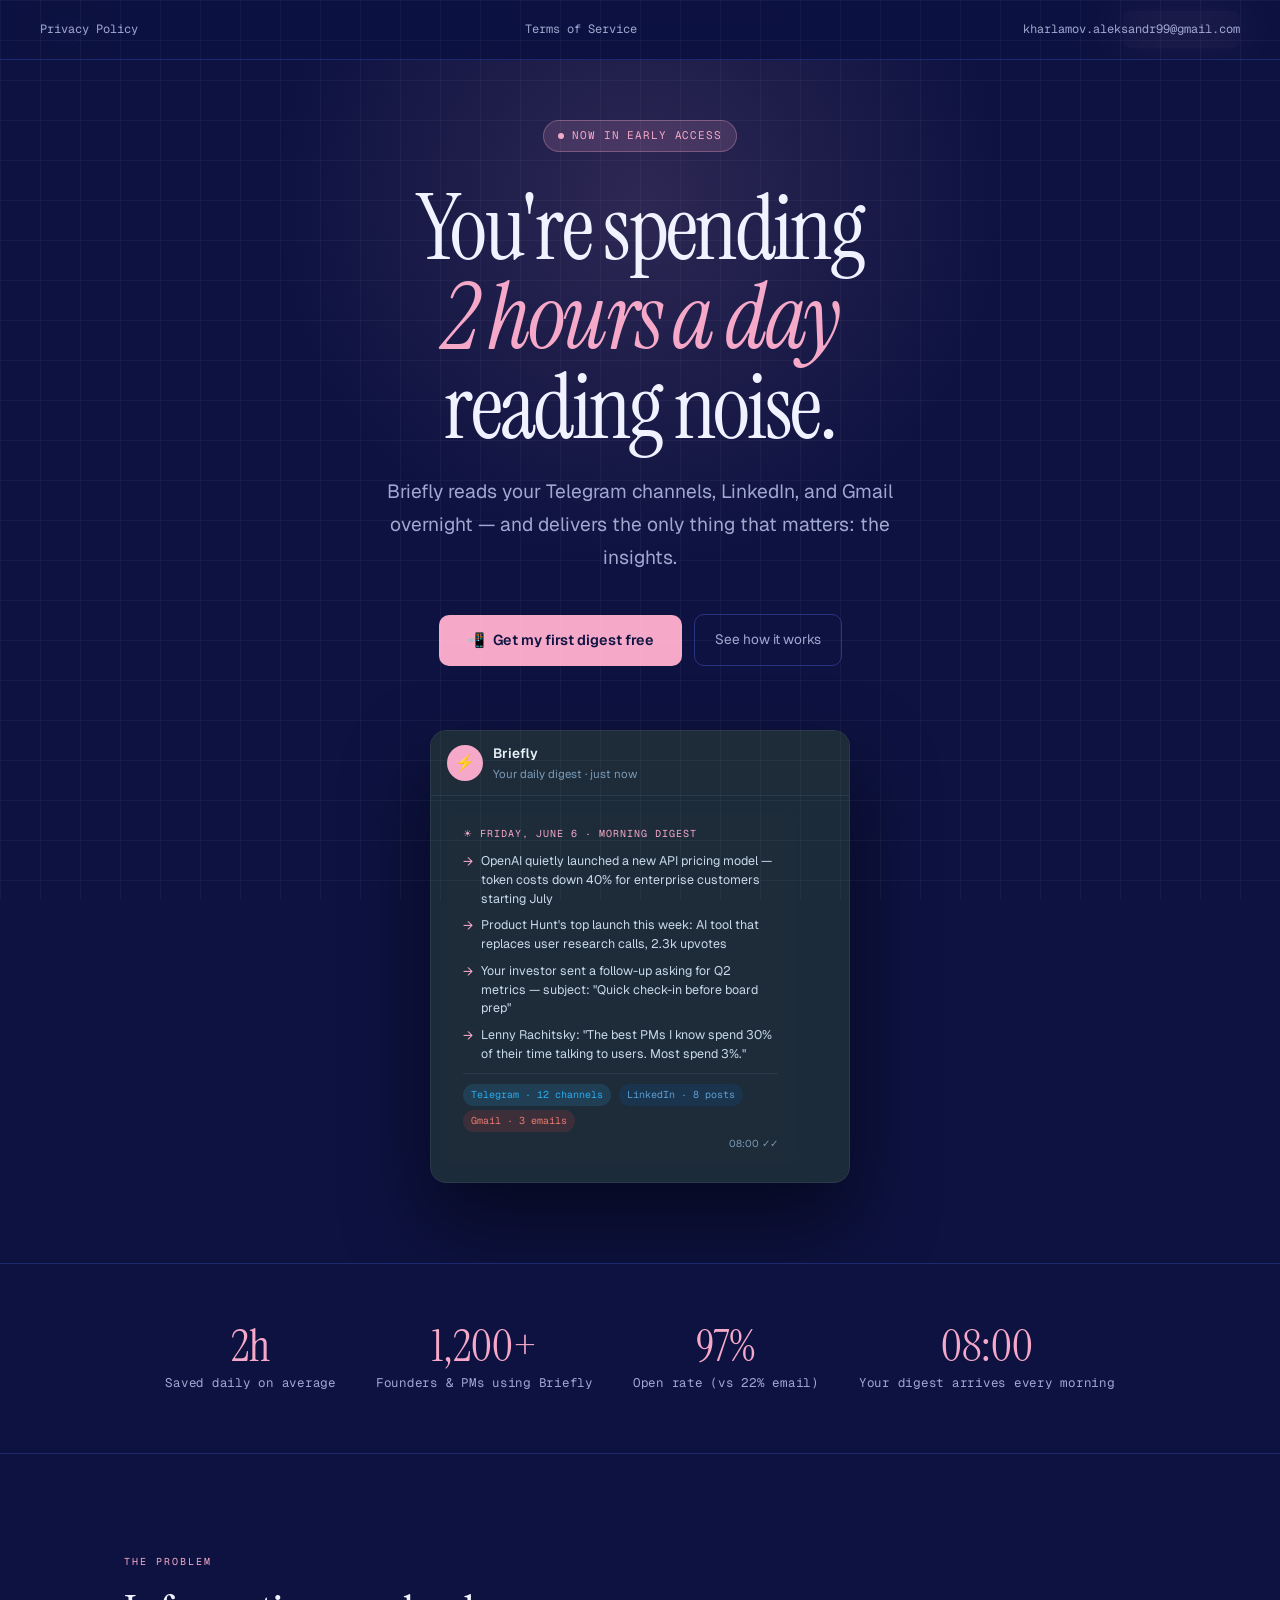
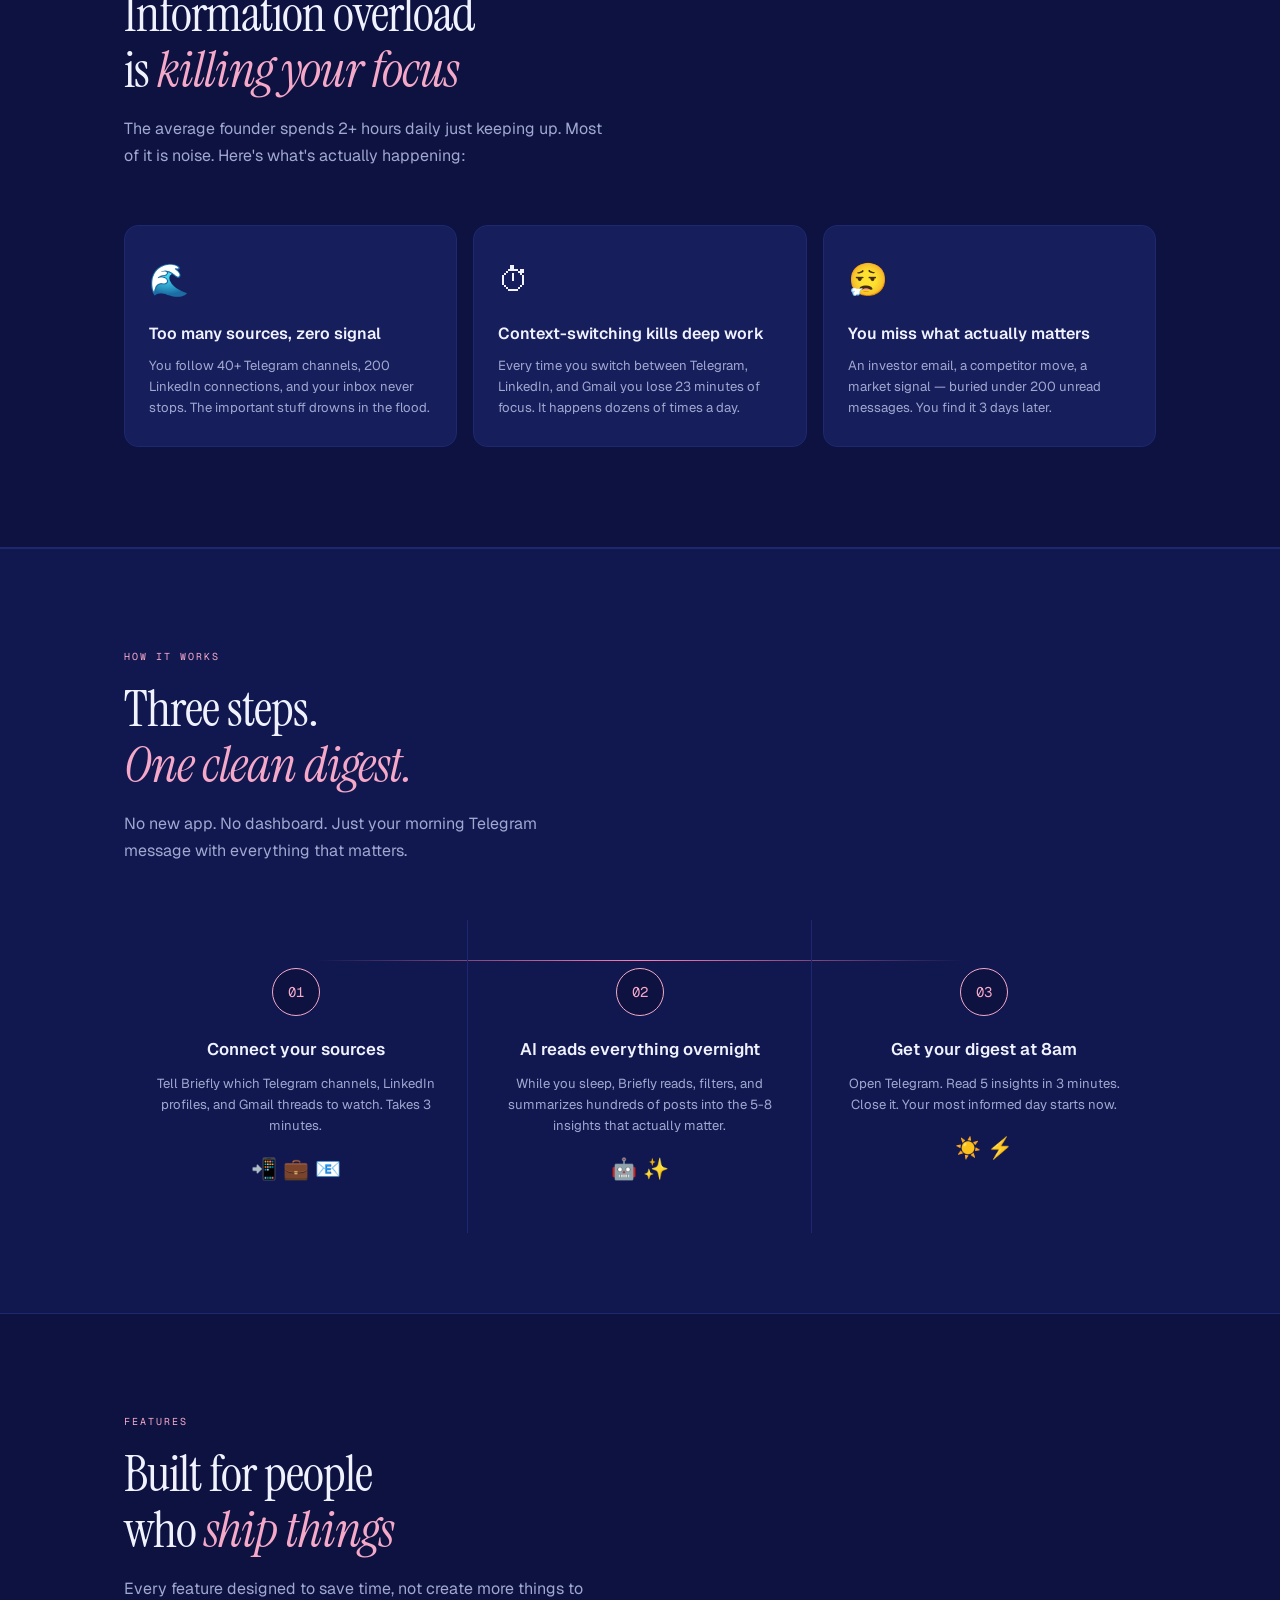
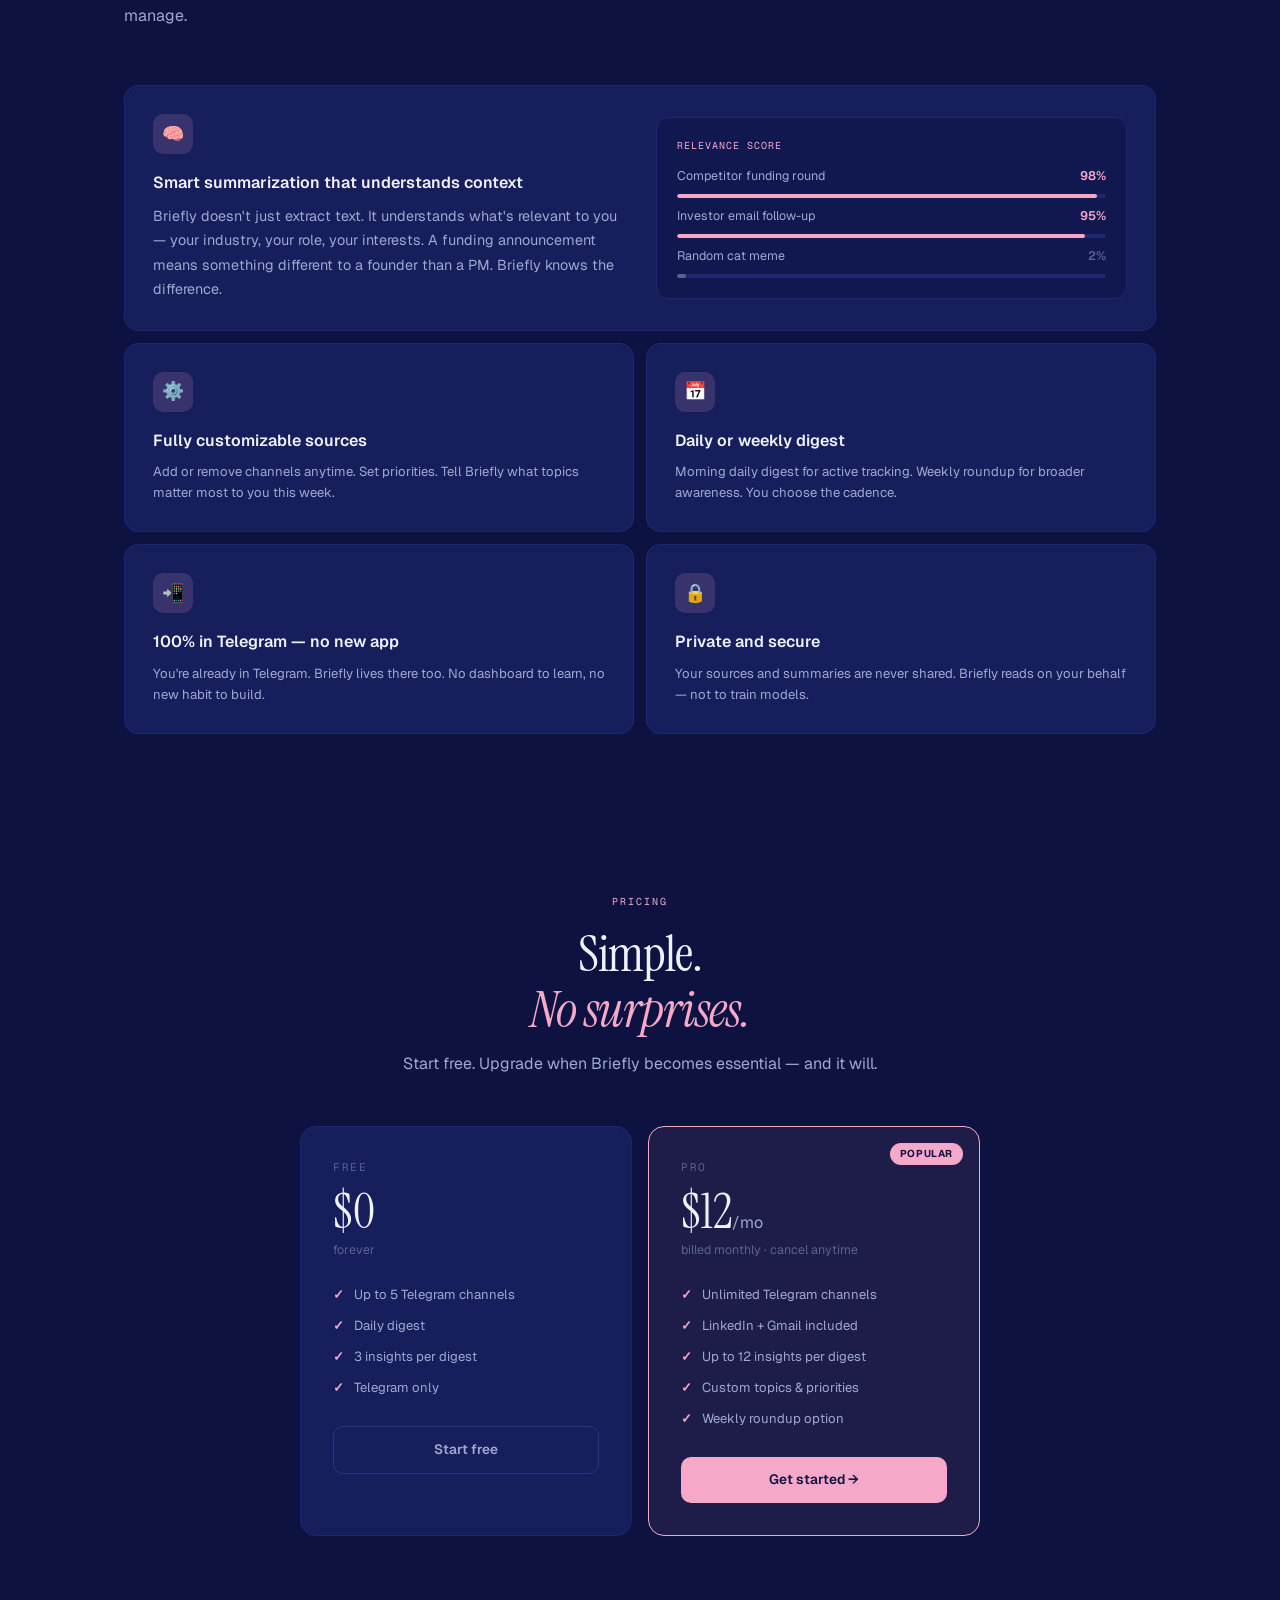
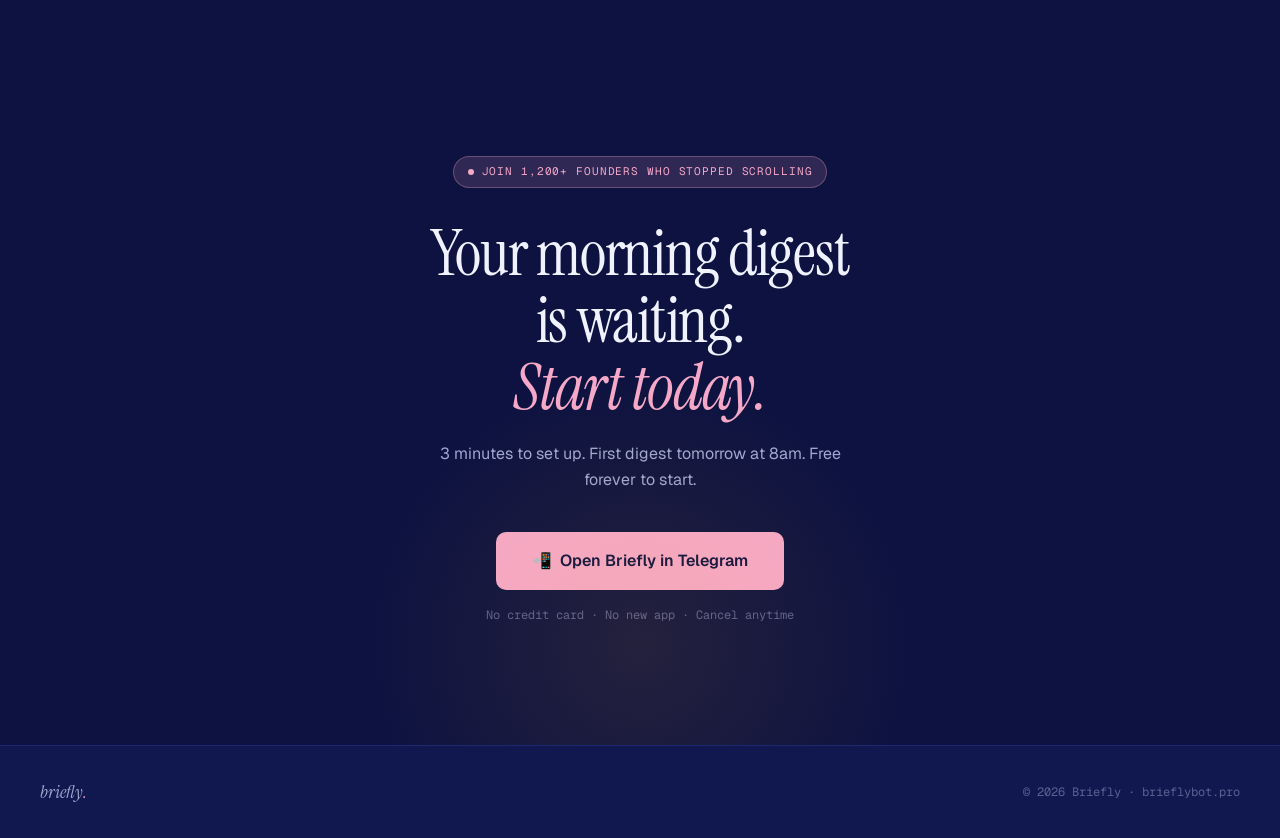
<file: briefly-landing.html>
<!DOCTYPE html>
<html lang="en">
<head>
<meta charset="UTF-8">
<meta name="viewport" content="width=device-width, initial-scale=1.0">
<meta name="description" content="Briefly — AI digest from Telegram and Gmail. Important insights only, delivered in Telegram.">
<title>Briefly — Stop Scrolling. Start Knowing.</title>
<link href="https://fonts.googleapis.com/css2?family=Instrument+Serif:ital@0;1&family=Geist:wght@300;400;500;600;700&family=Geist+Mono:wght@400;500&display=swap" rel="stylesheet">
<style>
*, *::before, *::after { box-sizing: border-box; margin: 0; padding: 0; }

:root {
  --bg: #0d1240;
  --surface: #111850;
  --card: #161e5c;
  --border: #1e2870;
  --border2: #2a3480;
  --ink: #f0f2ff;
  --ink2: #a0a8d0;
  --muted: #5a6090;
  --accent: #f5a8c8;
  --accent2: #ff7eb3;
  --accent-dim: rgba(245,168,200,0.15);
  --accent-glow: rgba(245,168,200,0.08);
  --tg: #2aabee;
  --li: #6ba3d6;
  --gm: #ff7eb3;
}

html { scroll-behavior: smooth; }

body {
  background: var(--bg);
  color: var(--ink);
  font-family: 'Geist', sans-serif;
  overflow-x: hidden;
  line-height: 1.6;
}

/* Grid texture */
body::before {
  content: '';
  position: fixed;
  inset: 0;
  background-image: 
    linear-gradient(rgba(255,255,255,0.04) 1px, transparent 1px),
    linear-gradient(90deg, rgba(255,255,255,0.04) 1px, transparent 1px);
  background-size: 40px 40px;
  pointer-events: none;
  z-index: 9999;
}

/* NAV */
nav {
  position: fixed;
  top: 0; left: 0; right: 0;
  z-index: 100;
  padding: 0 40px;
  height: 60px;
  display: flex;
  align-items: center;
  justify-content: space-between;
  background: rgba(13,18,64,0.92);
  backdrop-filter: blur(20px);
  border-bottom: 1px solid var(--border);
}

.nav-logo {
  font-family: 'Instrument Serif', serif;
  font-size: 1.3rem;
  font-style: italic;
  color: var(--ink);
  letter-spacing: -0.02em;
}

.nav-logo span { color: var(--accent); }

.nav-cta {
  background: var(--accent);
  color: #0d1240;
  font-size: 0.8rem;
  font-weight: 600;
  padding: 8px 18px;
  border-radius: 8px;
  text-decoration: none;
  transition: opacity 0.2s;
  letter-spacing: 0.01em;
}

.nav-cta:hover { opacity: 0.85; }

/* HERO */
.hero {
  min-height: 100vh;
  display: flex;
  flex-direction: column;
  align-items: center;
  justify-content: center;
  text-align: center;
  padding: 120px 24px 80px;
  position: relative;
  overflow: hidden;
}

.hero::before {
  content: '';
  position: absolute;
  top: -200px; left: 50%; transform: translateX(-50%);
  width: 800px; height: 800px;
  background: radial-gradient(circle, rgba(245,168,200,0.14) 0%, transparent 65%);
  pointer-events: none;
}

.hero-badge {
  display: inline-flex;
  align-items: center;
  gap: 8px;
  background: var(--accent-dim);
  border: 1px solid rgba(245,168,200,0.3);
  border-radius: 99px;
  padding: 6px 14px;
  font-family: 'Geist Mono', monospace;
  font-size: 11px;
  color: var(--accent);
  letter-spacing: 0.08em;
  text-transform: uppercase;
  margin-bottom: 32px;
  opacity: 0;
  animation: fadeUp 0.6s 0.1s ease forwards;
}

.badge-dot {
  width: 6px; height: 6px;
  border-radius: 50%;
  background: var(--accent);
  animation: pulse 2s infinite;
}

@keyframes pulse {
  0%, 100% { opacity: 1; }
  50% { opacity: 0.4; }
}

.hero h1 {
  font-family: 'Instrument Serif', serif;
  font-size: clamp(3rem, 7vw, 6.5rem);
  font-weight: 400;
  line-height: 1.0;
  letter-spacing: -0.03em;
  margin-bottom: 24px;
  opacity: 0;
  animation: fadeUp 0.7s 0.2s ease forwards;
  max-width: 900px;
}

.hero h1 em {
  font-style: italic;
  color: var(--accent);
}

.hero-sub {
  font-size: clamp(1rem, 2vw, 1.2rem);
  color: var(--ink2);
  max-width: 520px;
  line-height: 1.7;
  margin-bottom: 40px;
  opacity: 0;
  animation: fadeUp 0.7s 0.3s ease forwards;
}

.hero-actions {
  display: flex;
  gap: 12px;
  align-items: center;
  justify-content: center;
  flex-wrap: wrap;
  opacity: 0;
  animation: fadeUp 0.7s 0.4s ease forwards;
  margin-bottom: 64px;
}

.btn-primary {
  background: var(--accent);
  color: #0d1240;
  font-size: 0.9rem;
  font-weight: 600;
  padding: 14px 28px;
  border-radius: 10px;
  text-decoration: none;
  transition: all 0.2s;
  display: flex;
  align-items: center;
  gap: 8px;
}

.btn-primary:hover {
  transform: translateY(-2px);
  box-shadow: 0 8px 30px rgba(245,168,200,0.35);
}

.btn-secondary {
  color: var(--ink2);
  font-size: 0.85rem;
  padding: 14px 20px;
  text-decoration: none;
  border: 1px solid var(--border2);
  border-radius: 10px;
  transition: all 0.2s;
}

.btn-secondary:hover {
  border-color: var(--ink2);
  color: var(--ink);
}

/* Telegram mockup */
.tg-mockup {
  width: 100%;
  max-width: 420px;
  background: #1c2b3a;
  border-radius: 16px;
  border: 1px solid #2a3a4a;
  overflow: hidden;
  text-align: left;
  box-shadow: 0 40px 80px rgba(0,0,0,0.5);
  opacity: 0;
  animation: fadeUp 0.8s 0.5s ease forwards;
}

.tg-header {
  background: #1e2c3a;
  padding: 12px 16px;
  display: flex;
  align-items: center;
  gap: 10px;
  border-bottom: 1px solid #2a3a4a;
}

.tg-avatar {
  width: 36px; height: 36px;
  background: var(--accent);
  border-radius: 50%;
  display: flex;
  align-items: center;
  justify-content: center;
  font-size: 16px;
  flex-shrink: 0;
}

.tg-name {
  font-size: 0.85rem;
  font-weight: 600;
  color: #e8f1f8;
}

.tg-status {
  font-size: 0.72rem;
  color: #7a9ab5;
}

.tg-body {
  padding: 16px;
  display: flex;
  flex-direction: column;
  gap: 8px;
}

.tg-message {
  background: #1e2c3a;
  border-radius: 12px 12px 12px 4px;
  padding: 14px 16px;
  max-width: 90%;
}

.tg-date {
  font-family: 'Geist Mono', monospace;
  font-size: 10px;
  color: var(--accent);
  letter-spacing: 0.1em;
  text-transform: uppercase;
  margin-bottom: 10px;
}

.tg-item {
  display: flex;
  gap: 8px;
  align-items: flex-start;
  font-size: 0.78rem;
  color: #c8d8e8;
  line-height: 1.5;
  margin-bottom: 8px;
}

.tg-item::before {
  content: '→';
  color: var(--accent);
  flex-shrink: 0;
  font-size: 0.8rem;
}

.tg-source {
  display: inline-flex;
  align-items: center;
  gap: 4px;
  font-size: 10px;
  padding: 3px 8px;
  border-radius: 99px;
  margin-right: 4px;
  font-family: 'Geist Mono', monospace;
}

.src-tg { background: rgba(42,171,238,0.15); color: #2aabee; }
.src-li { background: rgba(10,102,194,0.15); color: #5b9fd4; }
.src-gm { background: rgba(234,67,53,0.15); color: #ea7a70; }

.tg-sources {
  display: flex;
  flex-wrap: wrap;
  gap: 4px;
  margin-top: 10px;
  padding-top: 10px;
  border-top: 1px solid #2a3a4a;
}

.tg-time {
  font-size: 10px;
  color: #7a9ab5;
  text-align: right;
  margin-top: 4px;
}

/* STATS */
.stats-row {
  display: flex;
  justify-content: center;
  gap: 40px;
  padding: 60px 24px;
  border-top: 1px solid var(--border);
  border-bottom: 1px solid var(--border);
  flex-wrap: wrap;
}

.stat {
  text-align: center;
}

.stat-num {
  font-family: 'Instrument Serif', serif;
  font-size: 2.8rem;
  font-weight: 400;
  color: var(--accent);
  line-height: 1;
  margin-bottom: 4px;
}

.stat-label {
  font-size: 0.78rem;
  color: var(--ink2);
  font-family: 'Geist Mono', monospace;
  letter-spacing: 0.06em;
}

/* PAIN */
.section {
  max-width: 1080px;
  margin: 0 auto;
  padding: 100px 24px;
}

.section-tag {
  font-family: 'Geist Mono', monospace;
  font-size: 10px;
  letter-spacing: 0.2em;
  text-transform: uppercase;
  color: var(--accent);
  margin-bottom: 16px;
}

.section-title {
  font-family: 'Instrument Serif', serif;
  font-size: clamp(2rem, 4vw, 3.2rem);
  font-weight: 400;
  line-height: 1.1;
  margin-bottom: 16px;
  letter-spacing: -0.02em;
}

.section-title em { font-style: italic; color: var(--accent); }

.section-sub {
  font-size: 1rem;
  color: var(--ink2);
  max-width: 480px;
  line-height: 1.7;
  margin-bottom: 56px;
}

.pain-grid {
  display: grid;
  grid-template-columns: repeat(3, 1fr);
  gap: 16px;
}

.pain-card {
  background: var(--card);
  border: 1px solid var(--border);
  border-radius: 14px;
  padding: 28px 24px;
  position: relative;
  overflow: hidden;
  transition: border-color 0.3s, transform 0.3s;
}

.pain-card:hover {
  border-color: var(--border2);
  transform: translateY(-4px);
}

.pain-icon {
  font-size: 2rem;
  margin-bottom: 16px;
}

.pain-title {
  font-size: 1rem;
  font-weight: 600;
  margin-bottom: 8px;
  color: var(--ink);
}

.pain-desc {
  font-size: 0.82rem;
  color: var(--ink2);
  line-height: 1.6;
}

/* HOW IT WORKS */
.how-section {
  background: var(--surface);
  border-top: 1px solid var(--border);
  border-bottom: 1px solid var(--border);
}

.steps {
  display: grid;
  grid-template-columns: repeat(3, 1fr);
  gap: 0;
  position: relative;
}

.steps::before {
  content: '';
  position: absolute;
  top: 40px; left: calc(16.67% + 20px); right: calc(16.67% + 20px);
  height: 1px;
  background: linear-gradient(90deg, transparent, var(--accent2), transparent);
}

.step {
  padding: 48px 32px;
  text-align: center;
  position: relative;
}

.step:not(:last-child) {
  border-right: 1px solid var(--border);
}

.step-num {
  width: 48px; height: 48px;
  border-radius: 50%;
  border: 1px solid var(--accent);
  display: flex;
  align-items: center;
  justify-content: center;
  font-family: 'Geist Mono', monospace;
  font-size: 14px;
  color: var(--accent);
  margin: 0 auto 20px;
  background: var(--bg);
}

.step-title {
  font-size: 1.05rem;
  font-weight: 600;
  margin-bottom: 10px;
  color: var(--ink);
}

.step-desc {
  font-size: 0.82rem;
  color: var(--ink2);
  line-height: 1.6;
}

.step-icons {
  display: flex;
  justify-content: center;
  gap: 6px;
  margin-top: 16px;
}

/* FEATURES */
.features-grid {
  display: grid;
  grid-template-columns: 1fr 1fr;
  gap: 12px;
}

.feature-card {
  background: var(--card);
  border: 1px solid var(--border);
  border-radius: 14px;
  padding: 28px;
  transition: border-color 0.3s;
}

.feature-card:hover { border-color: var(--border2); }

.feature-card.large {
  grid-column: 1 / -1;
  display: grid;
  grid-template-columns: 1fr 1fr;
  gap: 32px;
  align-items: center;
}

.feature-icon {
  width: 40px; height: 40px;
  border-radius: 10px;
  background: var(--accent-dim);
  display: flex;
  align-items: center;
  justify-content: center;
  font-size: 18px;
  margin-bottom: 16px;
}

.feature-title {
  font-size: 1rem;
  font-weight: 600;
  margin-bottom: 8px;
}

.feature-desc {
  font-size: 0.82rem;
  color: var(--ink2);
  line-height: 1.6;
}

/* TESTIMONIALS */
.testimonials {
  display: grid;
  grid-template-columns: repeat(3, 1fr);
  gap: 16px;
}

.testimonial {
  background: var(--card);
  border: 1px solid var(--border);
  border-radius: 14px;
  padding: 24px;
}

.t-quote {
  font-family: 'Instrument Serif', serif;
  font-size: 1rem;
  font-style: italic;
  color: var(--ink);
  line-height: 1.6;
  margin-bottom: 20px;
}

.t-author {
  display: flex;
  align-items: center;
  gap: 10px;
}

.t-avatar {
  width: 36px; height: 36px;
  border-radius: 50%;
  background: var(--border2);
  display: flex;
  align-items: center;
  justify-content: center;
  font-size: 14px;
  flex-shrink: 0;
}

.t-name {
  font-size: 0.82rem;
  font-weight: 600;
  color: var(--ink);
}

.t-role {
  font-size: 0.75rem;
  color: var(--muted);
}

/* PRICING */
.pricing-grid {
  display: grid;
  grid-template-columns: 1fr 1fr;
  gap: 16px;
  max-width: 680px;
  margin: 0 auto;
}

.price-card {
  background: var(--card);
  border: 1px solid var(--border);
  border-radius: 16px;
  padding: 32px;
  position: relative;
  overflow: hidden;
}

.price-card.featured {
  border-color: var(--accent);
  background: rgba(245,168,200,0.07);
}

.price-badge {
  position: absolute;
  top: 16px; right: 16px;
  background: var(--accent);
  color: #0d1240;
  font-size: 10px;
  font-weight: 700;
  padding: 3px 10px;
  border-radius: 99px;
  letter-spacing: 0.06em;
  text-transform: uppercase;
}

.price-name {
  font-family: 'Geist Mono', monospace;
  font-size: 11px;
  letter-spacing: 0.15em;
  text-transform: uppercase;
  color: var(--muted);
  margin-bottom: 12px;
}

.price-num {
  font-family: 'Instrument Serif', serif;
  font-size: 3rem;
  color: var(--ink);
  line-height: 1;
  margin-bottom: 4px;
}

.price-num span {
  font-family: 'Geist', sans-serif;
  font-size: 1rem;
  color: var(--ink2);
}

.price-period {
  font-size: 0.78rem;
  color: var(--muted);
  margin-bottom: 24px;
}

.price-features {
  display: flex;
  flex-direction: column;
  gap: 10px;
  margin-bottom: 28px;
}

.price-feature {
  display: flex;
  gap: 10px;
  font-size: 0.82rem;
  color: var(--ink2);
  align-items: flex-start;
}

.price-feature::before {
  content: '✓';
  color: var(--accent);
  flex-shrink: 0;
  font-weight: 600;
}

.price-btn {
  display: block;
  text-align: center;
  padding: 12px;
  border-radius: 10px;
  font-size: 0.85rem;
  font-weight: 600;
  text-decoration: none;
  transition: all 0.2s;
}

.price-btn.primary {
  background: var(--accent);
  color: #0d1240;
}

.price-btn.primary:hover { opacity: 0.88; }

.price-btn.secondary {
  border: 1px solid var(--border2);
  color: var(--ink2);
}

.price-btn.secondary:hover {
  border-color: var(--ink2);
  color: var(--ink);
}

/* CTA FINAL */
.cta-section {
  text-align: center;
  padding: 120px 24px;
  position: relative;
  overflow: hidden;
}

.cta-section::before {
  content: '';
  position: absolute;
  bottom: -200px; left: 50%; transform: translateX(-50%);
  width: 600px; height: 600px;
  background: radial-gradient(circle, rgba(245,166,35,0.1) 0%, transparent 65%);
  pointer-events: none;
}

.cta-title {
  font-family: 'Instrument Serif', serif;
  font-size: clamp(2.5rem, 5vw, 4.5rem);
  font-weight: 400;
  line-height: 1.05;
  letter-spacing: -0.02em;
  margin-bottom: 20px;
}

.cta-title em { font-style: italic; color: var(--accent); }

.cta-sub {
  font-size: 1rem;
  color: var(--ink2);
  margin-bottom: 40px;
  max-width: 420px;
  margin-left: auto;
  margin-right: auto;
}

/* FOOTER */
footer {
  border-top: 1px solid var(--border);
  padding: 32px 40px;
  display: flex;
  justify-content: space-between;
  align-items: center;
  background: var(--surface);
}

.footer-logo {
  font-family: 'Instrument Serif', serif;
  font-style: italic;
  font-size: 1.1rem;
  color: var(--ink2);
}

.footer-logo span { color: var(--accent); }

.footer-copy {
  font-size: 0.75rem;
  color: var(--muted);
  font-family: 'Geist Mono', monospace;
}

.footer-links {
  display: flex;
  gap: 20px;
  align-items: center;
}

.footer-links a {
  font-size: 0.75rem;
  color: var(--ink2);
  text-decoration: none;
  font-family: 'Geist Mono', monospace;
  transition: color 0.2s;
}

.footer-links a:hover { color: var(--accent); }

/* ANIMATIONS */
@keyframes fadeUp {
  from { opacity: 0; transform: translateY(20px); }
  to { opacity: 1; transform: translateY(0); }
}

.reveal {
  opacity: 0;
  transform: translateY(24px);
  transition: opacity 0.7s ease, transform 0.7s ease;
}

.reveal.visible {
  opacity: 1;
  transform: translateY(0);
}

/* DIVIDER */
.divider {
  border: none;
  border-top: 1px solid var(--border);
}

/* RESPONSIVE */
@media (max-width: 768px) {
  nav { padding: 0 20px; }
  .pain-grid { grid-template-columns: 1fr; }
  .steps { grid-template-columns: 1fr; }
  .step:not(:last-child) { border-right: none; border-bottom: 1px solid var(--border); }
  .steps::before { display: none; }
  .features-grid { grid-template-columns: 1fr; }
  .feature-card.large { grid-template-columns: 1fr; }
  .testimonials { grid-template-columns: 1fr; }
  .pricing-grid { grid-template-columns: 1fr; max-width: 360px; }
  footer { flex-direction: column; gap: 16px; text-align: center; }
  .footer-links { flex-wrap: wrap; justify-content: center; gap: 12px 20px; }
  .stats-row { gap: 24px; }
}
</style>
</head>
<body>

<!-- NAV -->
<nav>
  <div class="nav-logo">briefly<span>.</span></div>
  <a href="https://t.me/" class="nav-cta" data-bot-link>Try for free →</a>
</nav>

<!-- HERO -->
<section class="hero">
  <div class="hero-badge">
    <div class="badge-dot"></div>
    Now in early access
  </div>

  <h1>You're spending<br><em>2 hours a day</em><br>reading noise.</h1>

  <p class="hero-sub">Briefly reads your Telegram channels, LinkedIn, and Gmail overnight — and delivers the only thing that matters: the insights.</p>

  <div class="hero-actions">
    <a href="https://t.me/" class="btn-primary" data-bot-link>
      <span>📲</span> Get my first digest free
    </a>
    <a href="#how" class="btn-secondary">See how it works</a>
  </div>

  <div class="tg-mockup">
    <div class="tg-header">
      <div class="tg-avatar">⚡</div>
      <div>
        <div class="tg-name">Briefly</div>
        <div class="tg-status">Your daily digest · just now</div>
      </div>
    </div>
    <div class="tg-body">
      <div class="tg-message">
        <div class="tg-date">☀ Friday, June 6 · Morning digest</div>
        <div class="tg-item">OpenAI quietly launched a new API pricing model — token costs down 40% for enterprise customers starting July</div>
        <div class="tg-item">Product Hunt's top launch this week: AI tool that replaces user research calls, 2.3k upvotes</div>
        <div class="tg-item">Your investor sent a follow-up asking for Q2 metrics — subject: "Quick check-in before board prep"</div>
        <div class="tg-item">Lenny Rachitsky: "The best PMs I know spend 30% of their time talking to users. Most spend 3%."</div>
        <div class="tg-sources">
          <span class="tg-source src-tg">Telegram · 12 channels</span>
          <span class="tg-source src-li">LinkedIn · 8 posts</span>
          <span class="tg-source src-gm">Gmail · 3 emails</span>
        </div>
        <div class="tg-time">08:00 ✓✓</div>
      </div>
    </div>
  </div>
</section>

<!-- STATS -->
<div class="stats-row reveal">
  <div class="stat">
    <div class="stat-num">2h</div>
    <div class="stat-label">Saved daily on average</div>
  </div>
  <div class="stat">
    <div class="stat-num">1,200+</div>
    <div class="stat-label">Founders & PMs using Briefly</div>
  </div>
  <div class="stat">
    <div class="stat-num">97%</div>
    <div class="stat-label">Open rate (vs 22% email)</div>
  </div>
  <div class="stat">
    <div class="stat-num">08:00</div>
    <div class="stat-label">Your digest arrives every morning</div>
  </div>
</div>

<!-- PAIN -->
<section class="section reveal">
  <div class="section-tag">The problem</div>
  <h2 class="section-title">Information overload<br>is <em>killing your focus</em></h2>
  <p class="section-sub">The average founder spends 2+ hours daily just keeping up. Most of it is noise. Here's what's actually happening:</p>

  <div class="pain-grid">
    <div class="pain-card reveal">
      <div class="pain-icon">🌊</div>
      <div class="pain-title">Too many sources, zero signal</div>
      <div class="pain-desc">You follow 40+ Telegram channels, 200 LinkedIn connections, and your inbox never stops. The important stuff drowns in the flood.</div>
    </div>
    <div class="pain-card reveal">
      <div class="pain-icon">⏱</div>
      <div class="pain-title">Context-switching kills deep work</div>
      <div class="pain-desc">Every time you switch between Telegram, LinkedIn, and Gmail you lose 23 minutes of focus. It happens dozens of times a day.</div>
    </div>
    <div class="pain-card reveal">
      <div class="pain-icon">😮‍💨</div>
      <div class="pain-title">You miss what actually matters</div>
      <div class="pain-desc">An investor email, a competitor move, a market signal — buried under 200 unread messages. You find it 3 days later.</div>
    </div>
  </div>
</section>

<hr class="divider">

<!-- HOW IT WORKS -->
<section class="how-section" id="how">
  <div class="section" style="padding-bottom: 80px;">
    <div class="section-tag">How it works</div>
    <h2 class="section-title">Three steps.<br><em>One clean digest.</em></h2>
    <p class="section-sub">No new app. No dashboard. Just your morning Telegram message with everything that matters.</p>

    <div class="steps reveal">
      <div class="step">
        <div class="step-num">01</div>
        <div class="step-title">Connect your sources</div>
        <div class="step-desc">Tell Briefly which Telegram channels, LinkedIn profiles, and Gmail threads to watch. Takes 3 minutes.</div>
        <div class="step-icons">
          <span style="font-size:1.3rem">📲</span>
          <span style="font-size:1.3rem">💼</span>
          <span style="font-size:1.3rem">📧</span>
        </div>
      </div>
      <div class="step">
        <div class="step-num">02</div>
        <div class="step-title">AI reads everything overnight</div>
        <div class="step-desc">While you sleep, Briefly reads, filters, and summarizes hundreds of posts into the 5-8 insights that actually matter.</div>
        <div class="step-icons">
          <span style="font-size:1.3rem">🤖</span>
          <span style="font-size:1.3rem">✨</span>
        </div>
      </div>
      <div class="step">
        <div class="step-num">03</div>
        <div class="step-title">Get your digest at 8am</div>
        <div class="step-desc">Open Telegram. Read 5 insights in 3 minutes. Close it. Your most informed day starts now.</div>
        <div class="step-icons">
          <span style="font-size:1.3rem">☀️</span>
          <span style="font-size:1.3rem">⚡</span>
        </div>
      </div>
    </div>
  </div>
</section>

<!-- FEATURES -->
<section class="section reveal">
  <div class="section-tag">Features</div>
  <h2 class="section-title">Built for people<br>who <em>ship things</em></h2>
  <p class="section-sub">Every feature designed to save time, not create more things to manage.</p>

  <div class="features-grid">
    <div class="feature-card large reveal">
      <div>
        <div class="feature-icon">🧠</div>
        <div class="feature-title">Smart summarization that understands context</div>
        <div class="feature-desc" style="font-size:0.9rem; line-height:1.7;">Briefly doesn't just extract text. It understands what's relevant to you — your industry, your role, your interests. A funding announcement means something different to a founder than a PM. Briefly knows the difference.</div>
      </div>
        <div style="background: var(--surface); border-radius: 12px; padding: 20px; border: 1px solid var(--border);">
        <div style="font-family: 'Geist Mono', monospace; font-size: 10px; color: var(--accent); margin-bottom: 12px; letter-spacing: 0.1em;">RELEVANCE SCORE</div>
        <div style="display: flex; flex-direction: column; gap: 8px;">
          <div style="display: flex; justify-content: space-between; align-items: center; font-size: 0.78rem; color: var(--ink2);">
            <span>Competitor funding round</span>
            <span style="color: var(--accent); font-weight: 600;">98%</span>
          </div>
          <div style="height: 4px; background: var(--border); border-radius: 99px; overflow: hidden;"><div style="width: 98%; height: 100%; background: var(--accent); border-radius: 99px;"></div></div>
          <div style="display: flex; justify-content: space-between; align-items: center; font-size: 0.78rem; color: var(--ink2);">
            <span>Investor email follow-up</span>
            <span style="color: var(--accent); font-weight: 600;">95%</span>
          </div>
          <div style="height: 4px; background: var(--border); border-radius: 99px; overflow: hidden;"><div style="width: 95%; height: 100%; background: var(--accent); border-radius: 99px;"></div></div>
          <div style="display: flex; justify-content: space-between; align-items: center; font-size: 0.78rem; color: var(--ink2);">
            <span>Random cat meme</span>
            <span style="color: var(--muted); font-weight: 600;">2%</span>
          </div>
          <div style="height: 4px; background: var(--border); border-radius: 99px; overflow: hidden;"><div style="width: 2%; height: 100%; background: var(--muted); border-radius: 99px;"></div></div>
        </div>
      </div>
    </div>

    <div class="feature-card reveal">
      <div class="feature-icon">⚙️</div>
      <div class="feature-title">Fully customizable sources</div>
      <div class="feature-desc">Add or remove channels anytime. Set priorities. Tell Briefly what topics matter most to you this week.</div>
    </div>

    <div class="feature-card reveal">
      <div class="feature-icon">📅</div>
      <div class="feature-title">Daily or weekly digest</div>
      <div class="feature-desc">Morning daily digest for active tracking. Weekly roundup for broader awareness. You choose the cadence.</div>
    </div>

    <div class="feature-card reveal">
      <div class="feature-icon">📲</div>
      <div class="feature-title">100% in Telegram — no new app</div>
      <div class="feature-desc">You're already in Telegram. Briefly lives there too. No dashboard to learn, no new habit to build.</div>
    </div>

    <div class="feature-card reveal">
      <div class="feature-icon">🔒</div>
      <div class="feature-title">Private and secure</div>
      <div class="feature-desc">Your sources and summaries are never shared. Briefly reads on your behalf — not to train models.</div>
    </div>
  </div>
</section>

<!-- PRICING -->
<section class="section reveal" style="padding-top: 60px;">
  <div class="section-tag" style="text-align:center;">Pricing</div>
  <h2 class="section-title" style="text-align:center; margin-bottom: 12px;">Simple.<br><em>No surprises.</em></h2>
  <p class="section-sub" style="text-align:center; margin: 0 auto 48px;">Start free. Upgrade when Briefly becomes essential — and it will.</p>

  <div class="pricing-grid">
    <div class="price-card reveal">
      <div class="price-name">Free</div>
      <div class="price-num">$0</div>
      <div class="price-period">forever</div>
      <div class="price-features">
        <div class="price-feature">Up to 5 Telegram channels</div>
        <div class="price-feature">Daily digest</div>
        <div class="price-feature">3 insights per digest</div>
        <div class="price-feature">Telegram only</div>
      </div>
      <a href="#cta" class="price-btn secondary" data-bot-link>Start free</a>
    </div>

    <div class="price-card featured reveal">
      <div class="price-badge">POPULAR</div>
      <div class="price-name">Pro</div>
      <div class="price-num">$12<span>/mo</span></div>
      <div class="price-period">billed monthly · cancel anytime</div>
      <div class="price-features">
        <div class="price-feature">Unlimited Telegram channels</div>
        <div class="price-feature">LinkedIn + Gmail included</div>
        <div class="price-feature">Up to 12 insights per digest</div>
        <div class="price-feature">Custom topics & priorities</div>
        <div class="price-feature">Weekly roundup option</div>
      </div>
      <a href="#cta" class="price-btn primary" data-bot-link>Get started →</a>
    </div>
  </div>
</section>

<!-- FINAL CTA -->
<section class="cta-section reveal" id="cta">
  <div class="hero-badge" style="margin: 0 auto 32px;">
    <div class="badge-dot"></div>
    Join 1,200+ founders who stopped scrolling
  </div>
  <h2 class="cta-title">Your morning digest<br>is waiting.<br><em>Start today.</em></h2>
  <p class="cta-sub">3 minutes to set up. First digest tomorrow at 8am. Free forever to start.</p>
  <a href="#cta" class="btn-primary" style="display: inline-flex; font-size: 1rem; padding: 16px 36px;" data-bot-link>
    <span>📲</span> Open Briefly in Telegram
  </a>
  <p style="margin-top: 16px; font-size: 0.75rem; color: var(--muted); font-family: 'Geist Mono', monospace;">No credit card · No new app · Cancel anytime</p>
</section>

<!-- FOOTER -->
<footer>
  <div class="footer-logo">briefly<span>.</span></div>
  <nav class="footer-links" aria-label="Legal">
    <a href="/privacy-policy">Privacy Policy</a>
    <a href="/terms-of-service">Terms of Service</a>
    <a href="mailto:kharlamov.aleksandr99@gmail.com">kharlamov.aleksandr99@gmail.com</a>
  </nav>
  <div class="footer-copy">© 2026 Briefly · brieflybot.pro</div>
</footer>

<script>
  // Replace with your bot username from @BotFather
  const BOT_URL = 'https://t.me/';
  document.querySelectorAll('[data-bot-link]').forEach((el) => {
    el.href = BOT_URL;
  });

  // Scroll reveal
  const reveals = document.querySelectorAll('.reveal');
  const observer = new IntersectionObserver((entries) => {
    entries.forEach((entry, i) => {
      if (entry.isIntersecting) {
        setTimeout(() => entry.target.classList.add('visible'), i * 80);
        observer.unobserve(entry.target);
      }
    });
  }, { threshold: 0.1 });

  reveals.forEach(el => observer.observe(el));
</script>
</body>
</html>
</file>
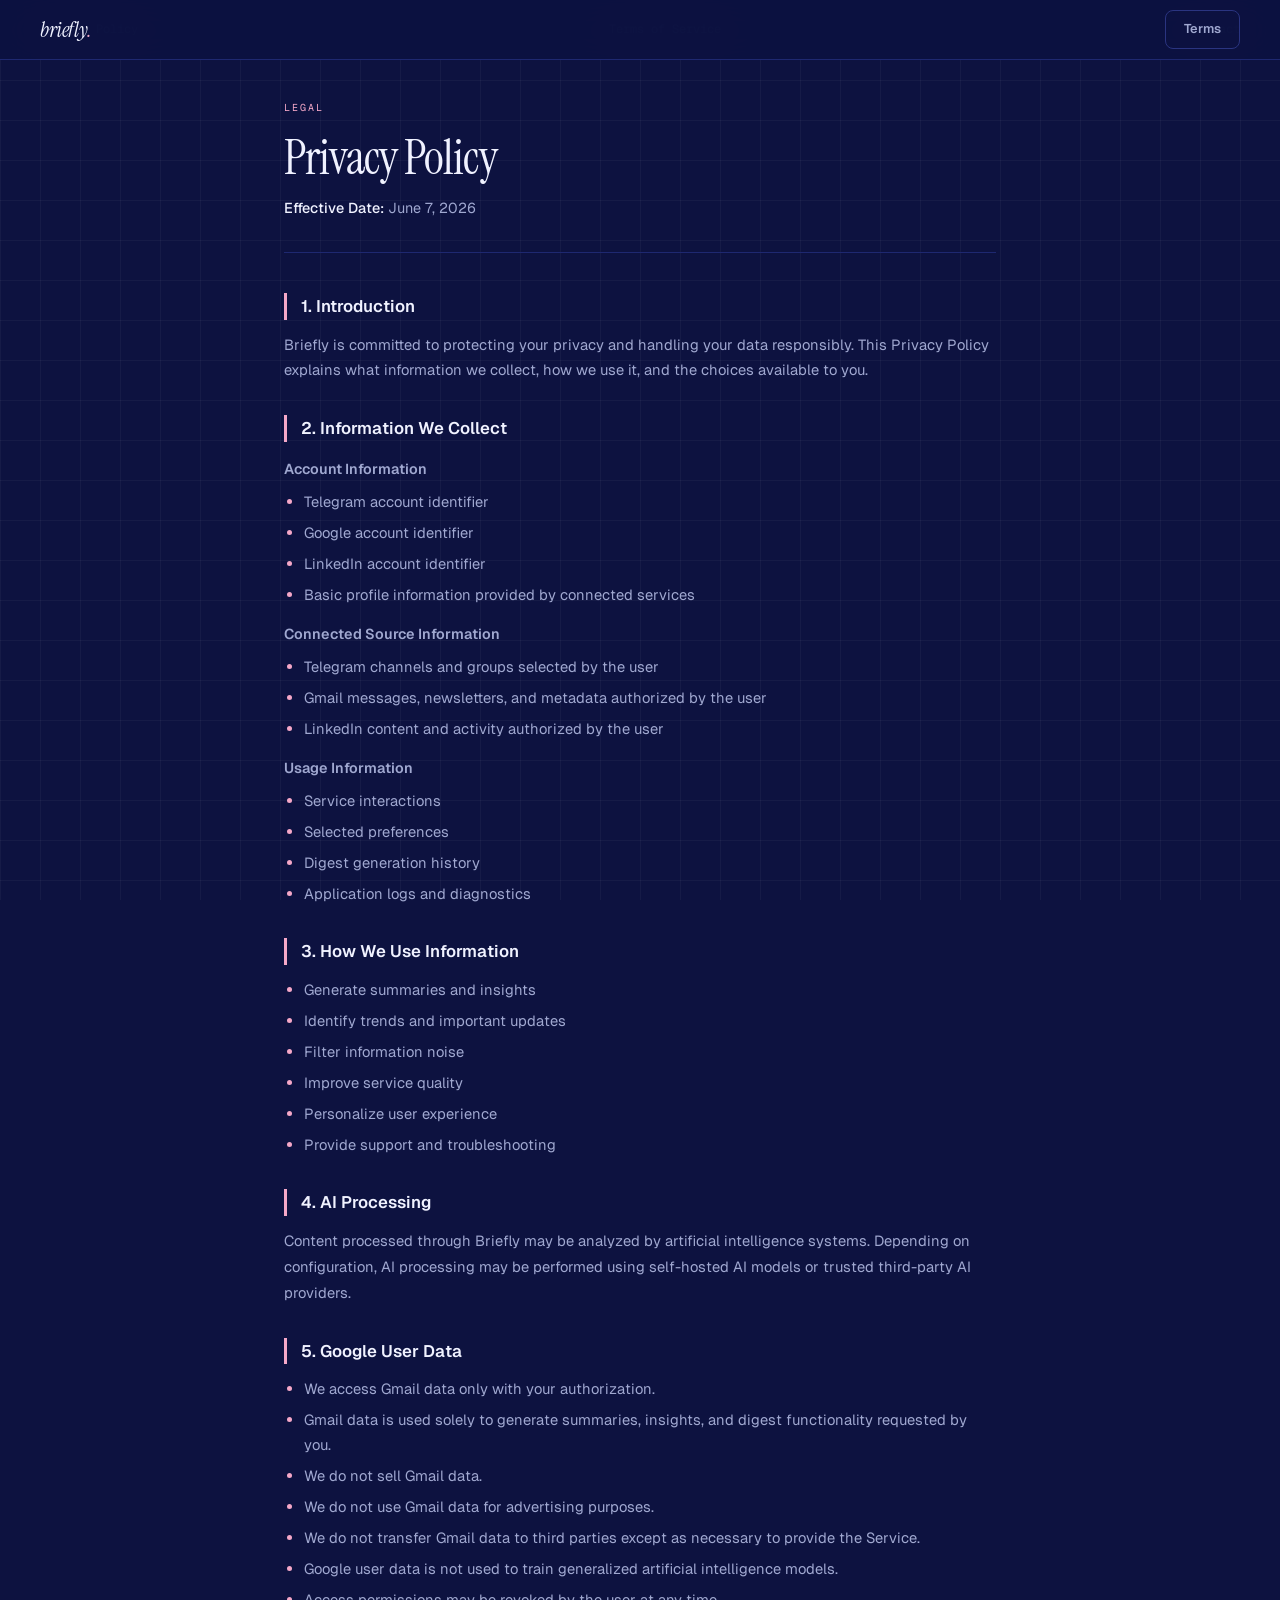
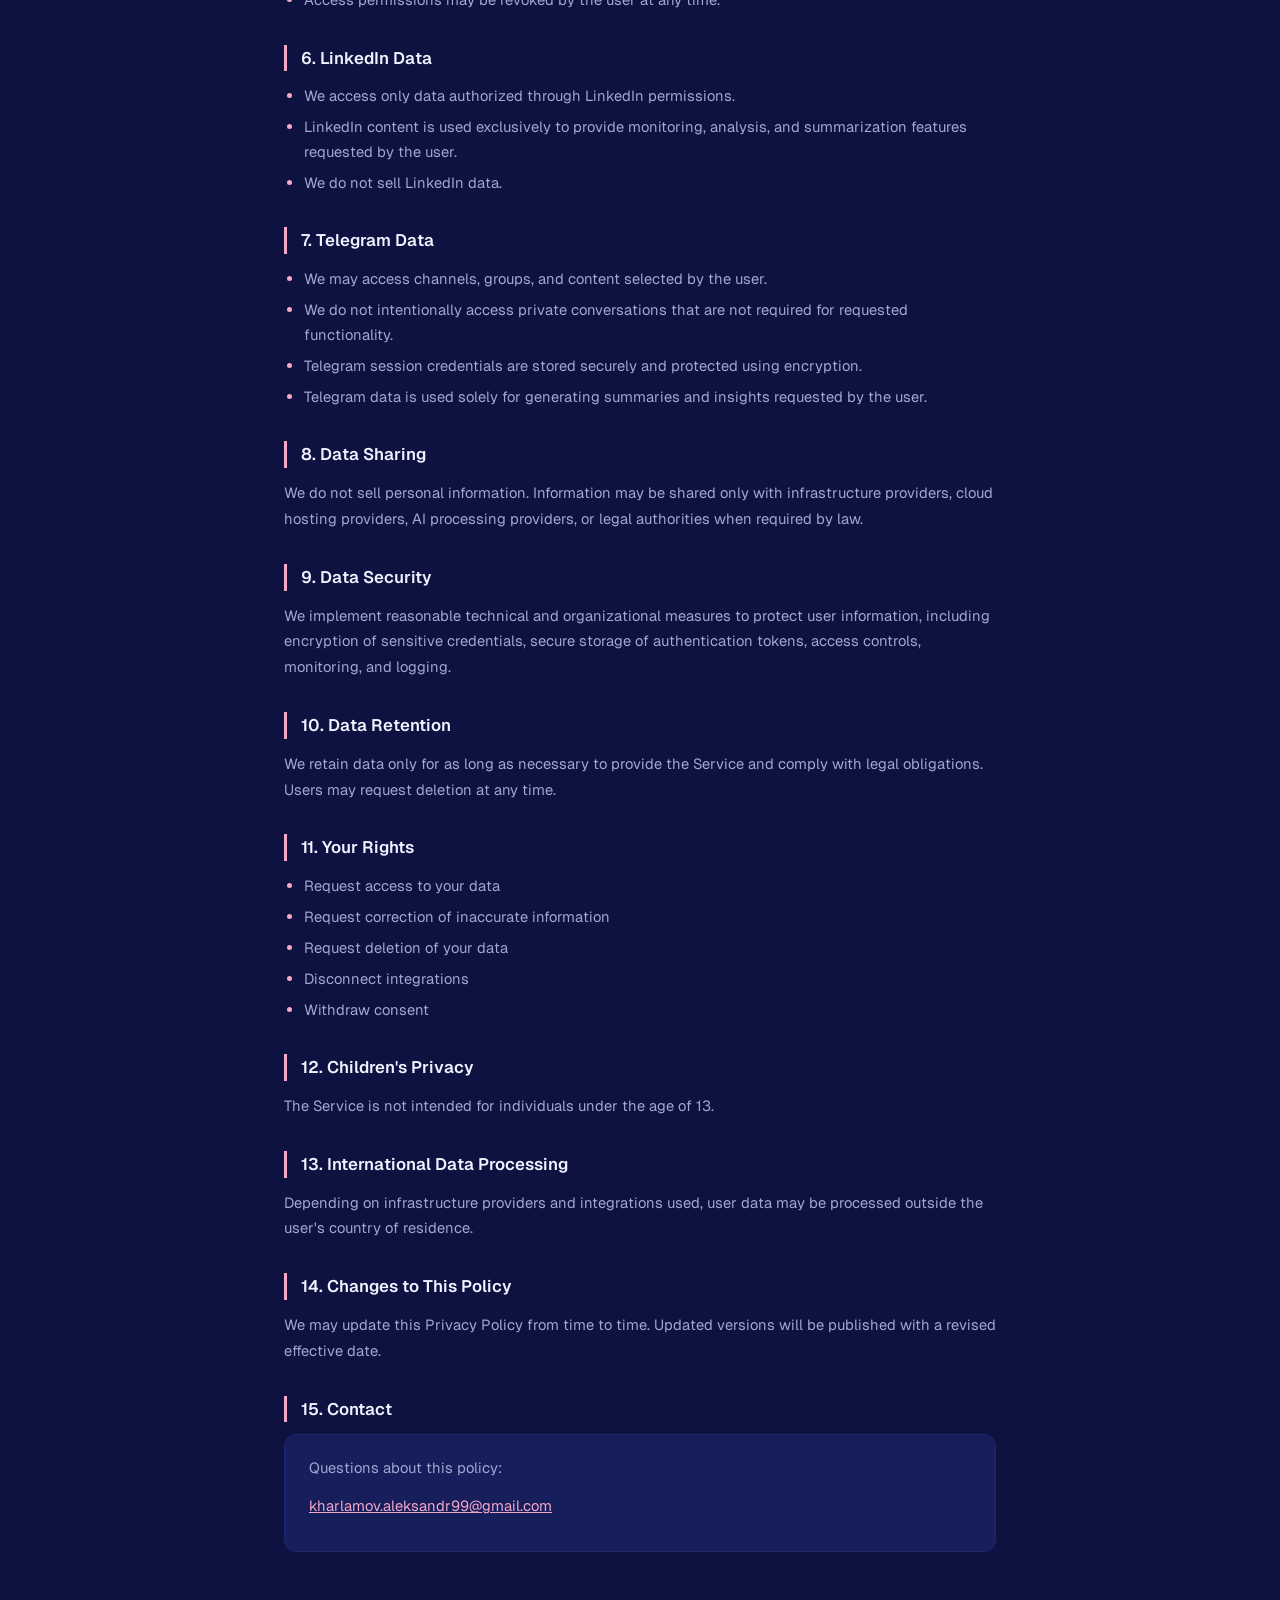
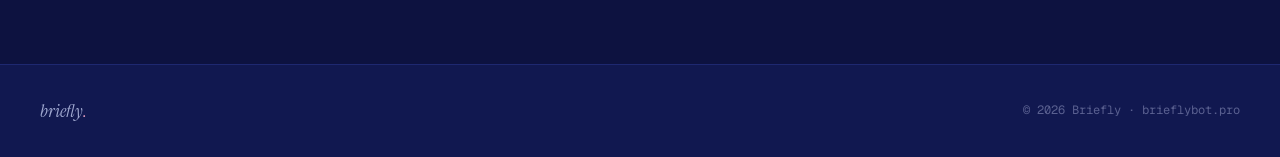
<file: docs/privacy-policy.html>
<!DOCTYPE html>
<html lang="en">
<head>
  <meta charset="UTF-8">
  <meta name="viewport" content="width=device-width, initial-scale=1.0">
  <meta name="description" content="Briefly Privacy Policy — how we collect, use, and protect your data.">
  <title>Privacy Policy — Briefly</title>
  <link href="https://fonts.googleapis.com/css2?family=Instrument+Serif:ital@0;1&family=Geist:wght@300;400;500;600;700&family=Geist+Mono:wght@400;500&display=swap" rel="stylesheet">
  <style>
*, *::before, *::after { box-sizing: border-box; margin: 0; padding: 0; }

:root {
  --bg: #0d1240;
  --surface: #111850;
  --card: #161e5c;
  --border: #1e2870;
  --border2: #2a3480;
  --ink: #f0f2ff;
  --ink2: #a0a8d0;
  --muted: #5a6090;
  --accent: #f5a8c8;
  --accent2: #ff7eb3;
  --accent-dim: rgba(245,168,200,0.15);
}

html { scroll-behavior: smooth; }

body {
  background: var(--bg);
  color: var(--ink);
  font-family: 'Geist', system-ui, -apple-system, sans-serif;
  line-height: 1.6;
  overflow-x: hidden;
  min-height: 100vh;
}

body::before {
  content: '';
  position: fixed;
  inset: 0;
  background-image:
    linear-gradient(rgba(255,255,255,0.04) 1px, transparent 1px),
    linear-gradient(90deg, rgba(255,255,255,0.04) 1px, transparent 1px);
  background-size: 40px 40px;
  pointer-events: none;
  z-index: 0;
}

a { color: var(--accent); }

nav {
  position: fixed;
  top: 0; left: 0; right: 0;
  z-index: 100;
  padding: 0 clamp(16px, 4vw, 40px);
  height: 60px;
  display: flex;
  align-items: center;
  justify-content: space-between;
  background: rgba(13,18,64,0.92);
  backdrop-filter: blur(20px);
  border-bottom: 1px solid var(--border);
}

.nav-logo {
  font-family: 'Instrument Serif', Georgia, serif;
  font-size: 1.3rem;
  font-style: italic;
  color: var(--ink);
  letter-spacing: -0.02em;
  text-decoration: none;
}

.nav-logo span { color: var(--accent); }

.nav-cta {
  background: var(--accent);
  color: #0d1240;
  font-size: 0.8rem;
  font-weight: 600;
  padding: 8px 18px;
  border-radius: 8px;
  text-decoration: none;
  transition: opacity 0.2s;
  white-space: nowrap;
}

.nav-cta:hover { opacity: 0.85; }

.nav-cta.ghost {
  background: transparent;
  color: var(--ink2);
  border: 1px solid var(--border2);
}

.nav-cta.ghost:hover {
  color: var(--ink);
  border-color: var(--ink2);
  opacity: 1;
}

footer {
  position: relative;
  z-index: 1;
  border-top: 1px solid var(--border);
  padding: 32px clamp(16px, 4vw, 40px);
  display: flex;
  justify-content: space-between;
  align-items: center;
  flex-wrap: wrap;
  gap: 16px;
  background: var(--surface);
}

.footer-logo {
  font-family: 'Instrument Serif', Georgia, serif;
  font-style: italic;
  font-size: 1.1rem;
  color: var(--ink2);
  text-decoration: none;
}

.footer-logo span { color: var(--accent); }

.footer-copy {
  font-size: 0.75rem;
  color: var(--muted);
  font-family: 'Geist Mono', ui-monospace, monospace;
}

.footer-links {
  display: flex;
  gap: 20px;
  align-items: center;
  flex-wrap: wrap;
}

.footer-links a {
  font-size: 0.75rem;
  color: var(--ink2);
  text-decoration: none;
  font-family: 'Geist Mono', ui-monospace, monospace;
  transition: color 0.2s;
}

.footer-links a:hover { color: var(--accent); }

/* Legal pages */
.legal-page {
  position: relative;
  z-index: 1;
  max-width: 760px;
  margin: 0 auto;
  padding: 100px clamp(16px, 4vw, 24px) 80px;
}

.legal-header {
  margin-bottom: 40px;
  padding-bottom: 32px;
  border-bottom: 1px solid var(--border);
}

.section-tag {
  font-family: 'Geist Mono', ui-monospace, monospace;
  font-size: 10px;
  letter-spacing: 0.2em;
  text-transform: uppercase;
  color: var(--accent);
  margin-bottom: 16px;
}

.legal-header h1 {
  font-family: 'Instrument Serif', Georgia, serif;
  font-size: clamp(2rem, 6vw, 3rem);
  font-weight: 400;
  line-height: 1.1;
  letter-spacing: -0.02em;
  margin-bottom: 12px;
}

.legal-meta {
  font-size: 0.9rem;
  color: var(--ink2);
}

.legal-meta strong { color: var(--ink); font-weight: 500; }

.legal-body section {
  margin-bottom: 32px;
}

.legal-body h2 {
  font-size: 1.05rem;
  font-weight: 600;
  color: var(--ink);
  margin-bottom: 12px;
  padding-left: 14px;
  border-left: 3px solid var(--accent);
}

.legal-body h3 {
  font-size: 0.9rem;
  font-weight: 600;
  color: var(--ink2);
  margin: 16px 0 8px;
}

.legal-body p {
  font-size: 0.92rem;
  color: var(--ink2);
  line-height: 1.75;
  margin-bottom: 12px;
}

.legal-body ul {
  margin: 0 0 12px 0;
  padding-left: 1.25rem;
}

.legal-body li {
  font-size: 0.92rem;
  color: var(--ink2);
  line-height: 1.7;
  margin-bottom: 6px;
}

.legal-body li::marker { color: var(--accent); }

.legal-contact {
  background: var(--card);
  border: 1px solid var(--border);
  border-radius: 12px;
  padding: 20px 24px;
  margin-top: 8px;
}

.legal-contact a {
  word-break: break-all;
}

@media (max-width: 768px) {
  nav { height: 56px; }
  .nav-logo { font-size: 1.15rem; }
  .nav-cta { font-size: 0.72rem; padding: 7px 14px; }
  .legal-page { padding-top: 88px; }
  footer {
    flex-direction: column;
    text-align: center;
    justify-content: center;
  }
  .footer-links { justify-content: center; gap: 12px 20px; }
}

@media (max-width: 380px) {
  .nav-cta.ghost { display: none; }
}

</style>
</head>
<body>

<nav>
  <a href="/" class="nav-logo">briefly<span>.</span></a>
  <a href="/terms-of-service" class="nav-cta ghost">Terms</a>
</nav>

<main class="legal-page">
  <header class="legal-header">
    <div class="section-tag">Legal</div>
    <h1>Privacy Policy</h1>
    <p class="legal-meta"><strong>Effective Date:</strong> June 7, 2026</p>
  </header>

  <article class="legal-body">
    <section>
      <h2>1. Introduction</h2>
      <p>Briefly is committed to protecting your privacy and handling your data responsibly. This Privacy Policy explains what information we collect, how we use it, and the choices available to you.</p>
    </section>

    <section>
      <h2>2. Information We Collect</h2>
      <h3>Account Information</h3>
      <ul>
        <li>Telegram account identifier</li>
        <li>Google account identifier</li>
        <li>LinkedIn account identifier</li>
        <li>Basic profile information provided by connected services</li>
      </ul>
      <h3>Connected Source Information</h3>
      <ul>
        <li>Telegram channels and groups selected by the user</li>
        <li>Gmail messages, newsletters, and metadata authorized by the user</li>
        <li>LinkedIn content and activity authorized by the user</li>
      </ul>
      <h3>Usage Information</h3>
      <ul>
        <li>Service interactions</li>
        <li>Selected preferences</li>
        <li>Digest generation history</li>
        <li>Application logs and diagnostics</li>
      </ul>
    </section>

    <section>
      <h2>3. How We Use Information</h2>
      <ul>
        <li>Generate summaries and insights</li>
        <li>Identify trends and important updates</li>
        <li>Filter information noise</li>
        <li>Improve service quality</li>
        <li>Personalize user experience</li>
        <li>Provide support and troubleshooting</li>
      </ul>
    </section>

    <section>
      <h2>4. AI Processing</h2>
      <p>Content processed through Briefly may be analyzed by artificial intelligence systems. Depending on configuration, AI processing may be performed using self-hosted AI models or trusted third-party AI providers.</p>
    </section>

    <section>
      <h2>5. Google User Data</h2>
      <ul>
        <li>We access Gmail data only with your authorization.</li>
        <li>Gmail data is used solely to generate summaries, insights, and digest functionality requested by you.</li>
        <li>We do not sell Gmail data.</li>
        <li>We do not use Gmail data for advertising purposes.</li>
        <li>We do not transfer Gmail data to third parties except as necessary to provide the Service.</li>
        <li>Google user data is not used to train generalized artificial intelligence models.</li>
        <li>Access permissions may be revoked by the user at any time.</li>
      </ul>
    </section>

    <section>
      <h2>6. LinkedIn Data</h2>
      <ul>
        <li>We access only data authorized through LinkedIn permissions.</li>
        <li>LinkedIn content is used exclusively to provide monitoring, analysis, and summarization features requested by the user.</li>
        <li>We do not sell LinkedIn data.</li>
      </ul>
    </section>

    <section>
      <h2>7. Telegram Data</h2>
      <ul>
        <li>We may access channels, groups, and content selected by the user.</li>
        <li>We do not intentionally access private conversations that are not required for requested functionality.</li>
        <li>Telegram session credentials are stored securely and protected using encryption.</li>
        <li>Telegram data is used solely for generating summaries and insights requested by the user.</li>
      </ul>
    </section>

    <section>
      <h2>8. Data Sharing</h2>
      <p>We do not sell personal information. Information may be shared only with infrastructure providers, cloud hosting providers, AI processing providers, or legal authorities when required by law.</p>
    </section>

    <section>
      <h2>9. Data Security</h2>
      <p>We implement reasonable technical and organizational measures to protect user information, including encryption of sensitive credentials, secure storage of authentication tokens, access controls, monitoring, and logging.</p>
    </section>

    <section>
      <h2>10. Data Retention</h2>
      <p>We retain data only for as long as necessary to provide the Service and comply with legal obligations. Users may request deletion at any time.</p>
    </section>

    <section>
      <h2>11. Your Rights</h2>
      <ul>
        <li>Request access to your data</li>
        <li>Request correction of inaccurate information</li>
        <li>Request deletion of your data</li>
        <li>Disconnect integrations</li>
        <li>Withdraw consent</li>
      </ul>
    </section>

    <section>
      <h2>12. Children's Privacy</h2>
      <p>The Service is not intended for individuals under the age of 13.</p>
    </section>

    <section>
      <h2>13. International Data Processing</h2>
      <p>Depending on infrastructure providers and integrations used, user data may be processed outside the user's country of residence.</p>
    </section>

    <section>
      <h2>14. Changes to This Policy</h2>
      <p>We may update this Privacy Policy from time to time. Updated versions will be published with a revised effective date.</p>
    </section>

    <section>
      <h2>15. Contact</h2>
      <div class="legal-contact">
        <p>Questions about this policy:</p>
        <p><a href="mailto:kharlamov.aleksandr99@gmail.com">kharlamov.aleksandr99@gmail.com</a></p>
      </div>
    </section>
  </article>
</main>

<footer>
  <a href="/" class="footer-logo">briefly<span>.</span></a>
  <nav class="footer-links" aria-label="Legal">
    <a href="/privacy-policy">Privacy Policy</a>
    <a href="/terms-of-service">Terms of Service</a>
    <a href="mailto:kharlamov.aleksandr99@gmail.com">Contact</a>
  </nav>
  <div class="footer-copy">© 2026 Briefly · brieflybot.pro</div>
</footer>

</body>
</html>
</file>
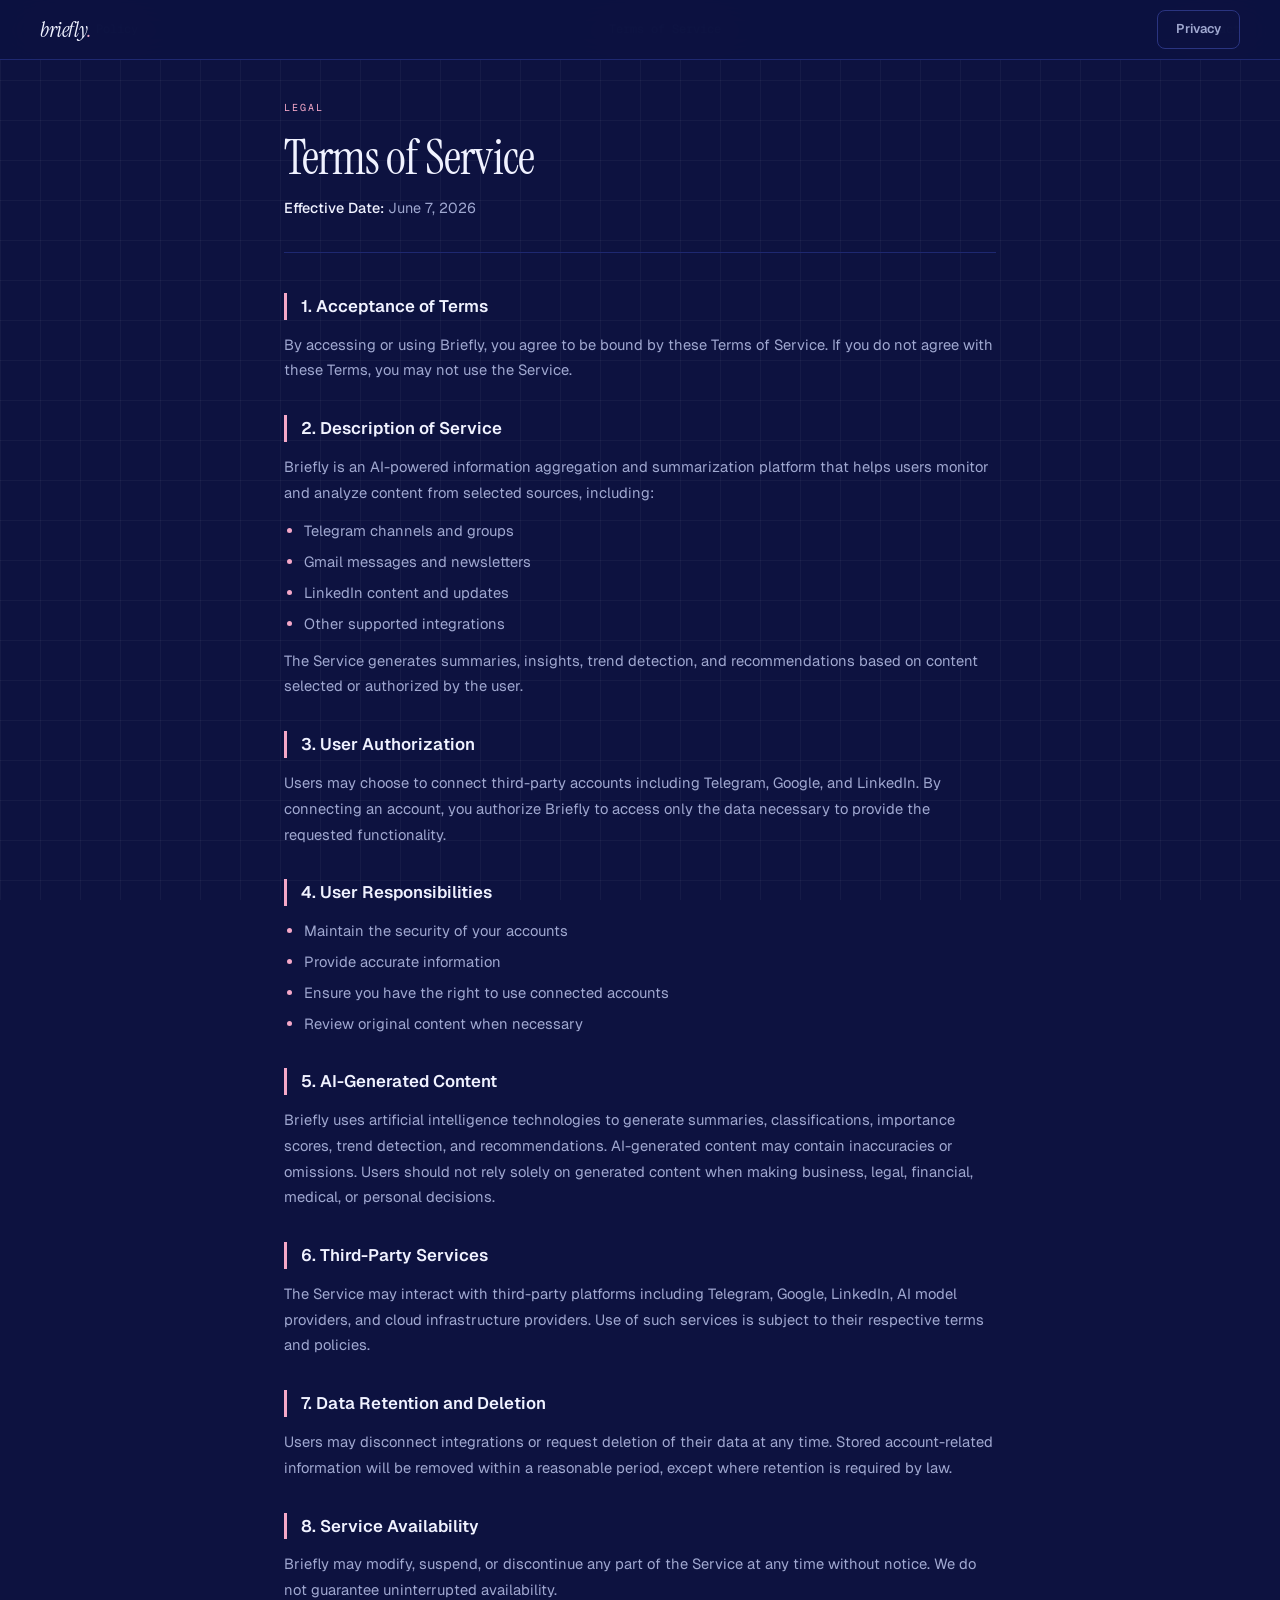
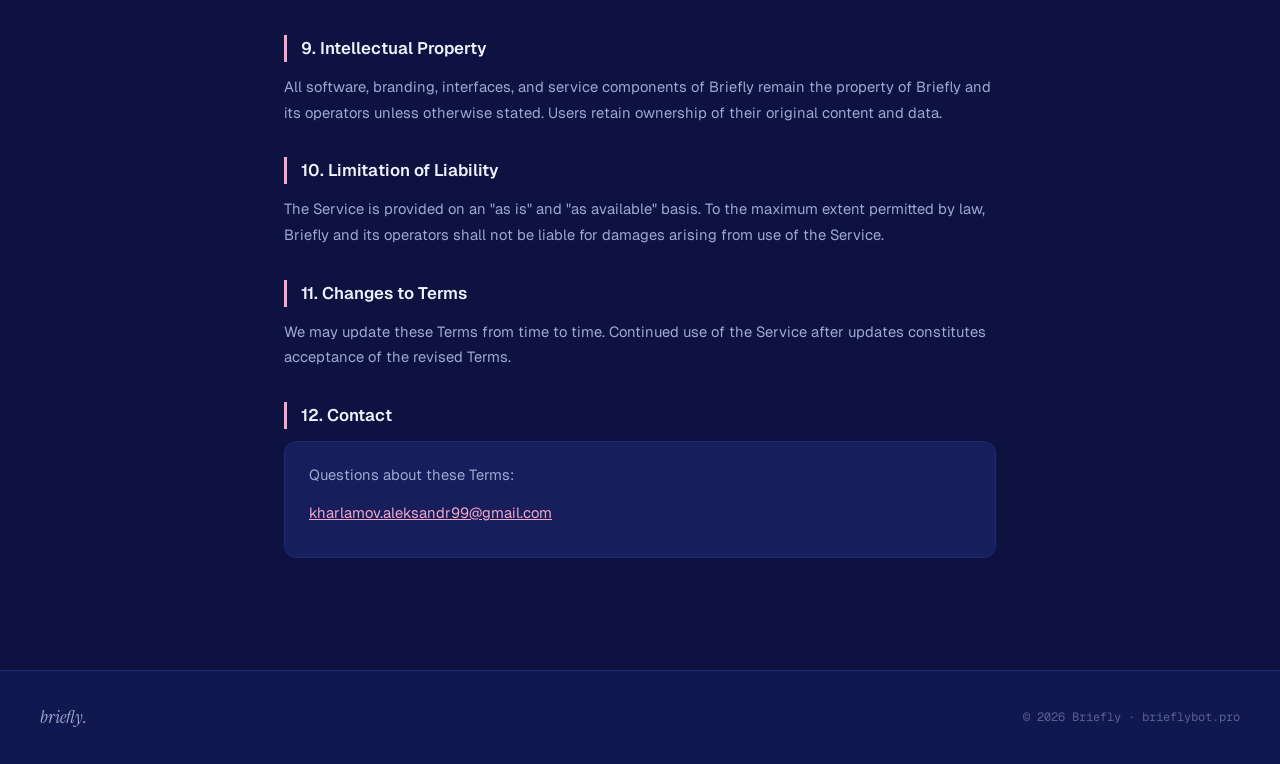
<file: docs/terms-of-service.html>
<!DOCTYPE html>
<html lang="en">
<head>
  <meta charset="UTF-8">
  <meta name="viewport" content="width=device-width, initial-scale=1.0">
  <meta name="description" content="Briefly Terms of Service — rules for using the AI digest service.">
  <title>Terms of Service — Briefly</title>
  <link href="https://fonts.googleapis.com/css2?family=Instrument+Serif:ital@0;1&family=Geist:wght@300;400;500;600;700&family=Geist+Mono:wght@400;500&display=swap" rel="stylesheet">
  <style>
*, *::before, *::after { box-sizing: border-box; margin: 0; padding: 0; }

:root {
  --bg: #0d1240;
  --surface: #111850;
  --card: #161e5c;
  --border: #1e2870;
  --border2: #2a3480;
  --ink: #f0f2ff;
  --ink2: #a0a8d0;
  --muted: #5a6090;
  --accent: #f5a8c8;
  --accent2: #ff7eb3;
  --accent-dim: rgba(245,168,200,0.15);
}

html { scroll-behavior: smooth; }

body {
  background: var(--bg);
  color: var(--ink);
  font-family: 'Geist', system-ui, -apple-system, sans-serif;
  line-height: 1.6;
  overflow-x: hidden;
  min-height: 100vh;
}

body::before {
  content: '';
  position: fixed;
  inset: 0;
  background-image:
    linear-gradient(rgba(255,255,255,0.04) 1px, transparent 1px),
    linear-gradient(90deg, rgba(255,255,255,0.04) 1px, transparent 1px);
  background-size: 40px 40px;
  pointer-events: none;
  z-index: 0;
}

a { color: var(--accent); }

nav {
  position: fixed;
  top: 0; left: 0; right: 0;
  z-index: 100;
  padding: 0 clamp(16px, 4vw, 40px);
  height: 60px;
  display: flex;
  align-items: center;
  justify-content: space-between;
  background: rgba(13,18,64,0.92);
  backdrop-filter: blur(20px);
  border-bottom: 1px solid var(--border);
}

.nav-logo {
  font-family: 'Instrument Serif', Georgia, serif;
  font-size: 1.3rem;
  font-style: italic;
  color: var(--ink);
  letter-spacing: -0.02em;
  text-decoration: none;
}

.nav-logo span { color: var(--accent); }

.nav-cta {
  background: var(--accent);
  color: #0d1240;
  font-size: 0.8rem;
  font-weight: 600;
  padding: 8px 18px;
  border-radius: 8px;
  text-decoration: none;
  transition: opacity 0.2s;
  white-space: nowrap;
}

.nav-cta:hover { opacity: 0.85; }

.nav-cta.ghost {
  background: transparent;
  color: var(--ink2);
  border: 1px solid var(--border2);
}

.nav-cta.ghost:hover {
  color: var(--ink);
  border-color: var(--ink2);
  opacity: 1;
}

footer {
  position: relative;
  z-index: 1;
  border-top: 1px solid var(--border);
  padding: 32px clamp(16px, 4vw, 40px);
  display: flex;
  justify-content: space-between;
  align-items: center;
  flex-wrap: wrap;
  gap: 16px;
  background: var(--surface);
}

.footer-logo {
  font-family: 'Instrument Serif', Georgia, serif;
  font-style: italic;
  font-size: 1.1rem;
  color: var(--ink2);
  text-decoration: none;
}

.footer-logo span { color: var(--accent); }

.footer-copy {
  font-size: 0.75rem;
  color: var(--muted);
  font-family: 'Geist Mono', ui-monospace, monospace;
}

.footer-links {
  display: flex;
  gap: 20px;
  align-items: center;
  flex-wrap: wrap;
}

.footer-links a {
  font-size: 0.75rem;
  color: var(--ink2);
  text-decoration: none;
  font-family: 'Geist Mono', ui-monospace, monospace;
  transition: color 0.2s;
}

.footer-links a:hover { color: var(--accent); }

/* Legal pages */
.legal-page {
  position: relative;
  z-index: 1;
  max-width: 760px;
  margin: 0 auto;
  padding: 100px clamp(16px, 4vw, 24px) 80px;
}

.legal-header {
  margin-bottom: 40px;
  padding-bottom: 32px;
  border-bottom: 1px solid var(--border);
}

.section-tag {
  font-family: 'Geist Mono', ui-monospace, monospace;
  font-size: 10px;
  letter-spacing: 0.2em;
  text-transform: uppercase;
  color: var(--accent);
  margin-bottom: 16px;
}

.legal-header h1 {
  font-family: 'Instrument Serif', Georgia, serif;
  font-size: clamp(2rem, 6vw, 3rem);
  font-weight: 400;
  line-height: 1.1;
  letter-spacing: -0.02em;
  margin-bottom: 12px;
}

.legal-meta {
  font-size: 0.9rem;
  color: var(--ink2);
}

.legal-meta strong { color: var(--ink); font-weight: 500; }

.legal-body section {
  margin-bottom: 32px;
}

.legal-body h2 {
  font-size: 1.05rem;
  font-weight: 600;
  color: var(--ink);
  margin-bottom: 12px;
  padding-left: 14px;
  border-left: 3px solid var(--accent);
}

.legal-body h3 {
  font-size: 0.9rem;
  font-weight: 600;
  color: var(--ink2);
  margin: 16px 0 8px;
}

.legal-body p {
  font-size: 0.92rem;
  color: var(--ink2);
  line-height: 1.75;
  margin-bottom: 12px;
}

.legal-body ul {
  margin: 0 0 12px 0;
  padding-left: 1.25rem;
}

.legal-body li {
  font-size: 0.92rem;
  color: var(--ink2);
  line-height: 1.7;
  margin-bottom: 6px;
}

.legal-body li::marker { color: var(--accent); }

.legal-contact {
  background: var(--card);
  border: 1px solid var(--border);
  border-radius: 12px;
  padding: 20px 24px;
  margin-top: 8px;
}

.legal-contact a {
  word-break: break-all;
}

@media (max-width: 768px) {
  nav { height: 56px; }
  .nav-logo { font-size: 1.15rem; }
  .nav-cta { font-size: 0.72rem; padding: 7px 14px; }
  .legal-page { padding-top: 88px; }
  footer {
    flex-direction: column;
    text-align: center;
    justify-content: center;
  }
  .footer-links { justify-content: center; gap: 12px 20px; }
}

@media (max-width: 380px) {
  .nav-cta.ghost { display: none; }
}

</style>
</head>
<body>

<nav>
  <a href="/" class="nav-logo">briefly<span>.</span></a>
  <a href="/privacy-policy" class="nav-cta ghost">Privacy</a>
</nav>

<main class="legal-page">
  <header class="legal-header">
    <div class="section-tag">Legal</div>
    <h1>Terms of Service</h1>
    <p class="legal-meta"><strong>Effective Date:</strong> June 7, 2026</p>
  </header>

  <article class="legal-body">
    <section>
      <h2>1. Acceptance of Terms</h2>
      <p>By accessing or using Briefly, you agree to be bound by these Terms of Service. If you do not agree with these Terms, you may not use the Service.</p>
    </section>

    <section>
      <h2>2. Description of Service</h2>
      <p>Briefly is an AI-powered information aggregation and summarization platform that helps users monitor and analyze content from selected sources, including:</p>
      <ul>
        <li>Telegram channels and groups</li>
        <li>Gmail messages and newsletters</li>
        <li>LinkedIn content and updates</li>
        <li>Other supported integrations</li>
      </ul>
      <p>The Service generates summaries, insights, trend detection, and recommendations based on content selected or authorized by the user.</p>
    </section>

    <section>
      <h2>3. User Authorization</h2>
      <p>Users may choose to connect third-party accounts including Telegram, Google, and LinkedIn. By connecting an account, you authorize Briefly to access only the data necessary to provide the requested functionality.</p>
    </section>

    <section>
      <h2>4. User Responsibilities</h2>
      <ul>
        <li>Maintain the security of your accounts</li>
        <li>Provide accurate information</li>
        <li>Ensure you have the right to use connected accounts</li>
        <li>Review original content when necessary</li>
      </ul>
    </section>

    <section>
      <h2>5. AI-Generated Content</h2>
      <p>Briefly uses artificial intelligence technologies to generate summaries, classifications, importance scores, trend detection, and recommendations. AI-generated content may contain inaccuracies or omissions. Users should not rely solely on generated content when making business, legal, financial, medical, or personal decisions.</p>
    </section>

    <section>
      <h2>6. Third-Party Services</h2>
      <p>The Service may interact with third-party platforms including Telegram, Google, LinkedIn, AI model providers, and cloud infrastructure providers. Use of such services is subject to their respective terms and policies.</p>
    </section>

    <section>
      <h2>7. Data Retention and Deletion</h2>
      <p>Users may disconnect integrations or request deletion of their data at any time. Stored account-related information will be removed within a reasonable period, except where retention is required by law.</p>
    </section>

    <section>
      <h2>8. Service Availability</h2>
      <p>Briefly may modify, suspend, or discontinue any part of the Service at any time without notice. We do not guarantee uninterrupted availability.</p>
    </section>

    <section>
      <h2>9. Intellectual Property</h2>
      <p>All software, branding, interfaces, and service components of Briefly remain the property of Briefly and its operators unless otherwise stated. Users retain ownership of their original content and data.</p>
    </section>

    <section>
      <h2>10. Limitation of Liability</h2>
      <p>The Service is provided on an "as is" and "as available" basis. To the maximum extent permitted by law, Briefly and its operators shall not be liable for damages arising from use of the Service.</p>
    </section>

    <section>
      <h2>11. Changes to Terms</h2>
      <p>We may update these Terms from time to time. Continued use of the Service after updates constitutes acceptance of the revised Terms.</p>
    </section>

    <section>
      <h2>12. Contact</h2>
      <div class="legal-contact">
        <p>Questions about these Terms:</p>
        <p><a href="mailto:kharlamov.aleksandr99@gmail.com">kharlamov.aleksandr99@gmail.com</a></p>
      </div>
    </section>
  </article>
</main>

<footer>
  <a href="/" class="footer-logo">briefly<span>.</span></a>
  <nav class="footer-links" aria-label="Legal">
    <a href="/privacy-policy">Privacy Policy</a>
    <a href="/terms-of-service">Terms of Service</a>
    <a href="mailto:kharlamov.aleksandr99@gmail.com">Contact</a>
  </nav>
  <div class="footer-copy">© 2026 Briefly · brieflybot.pro</div>
</footer>

</body>
</html>
</file>
